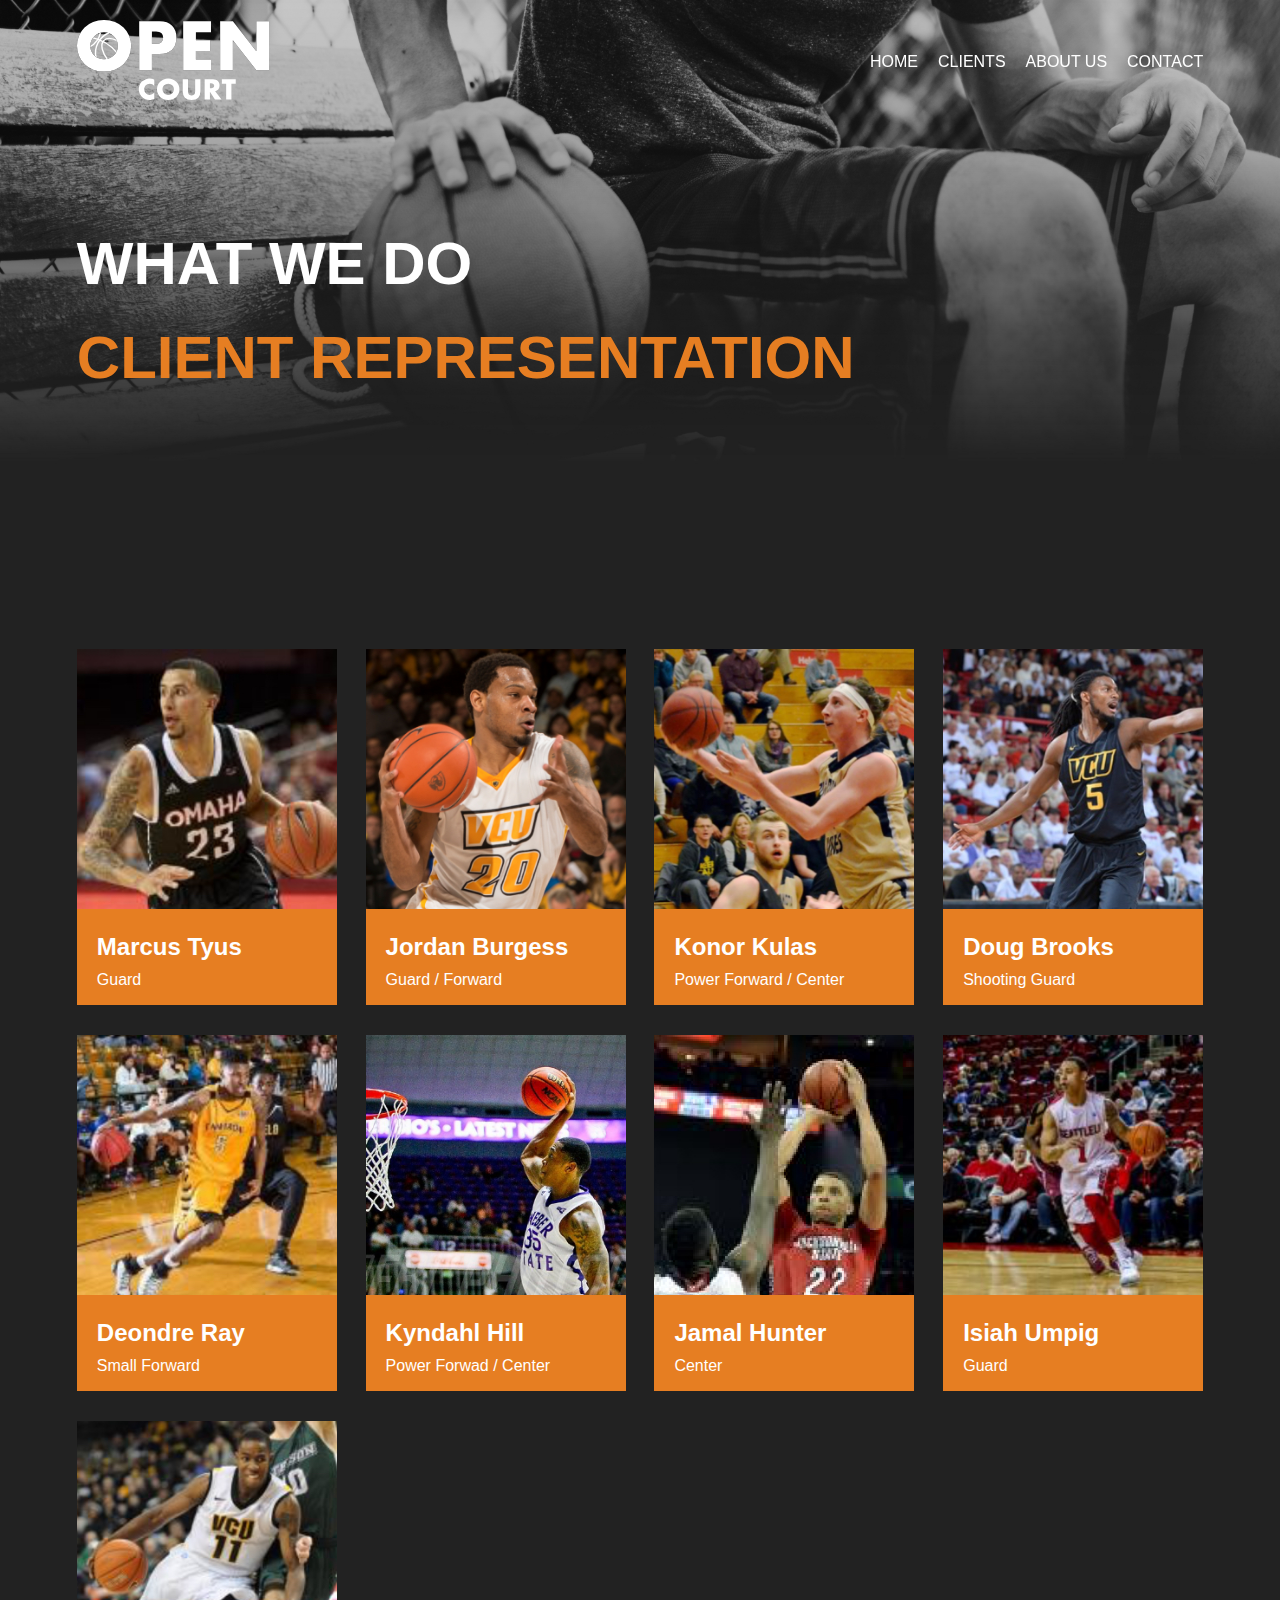
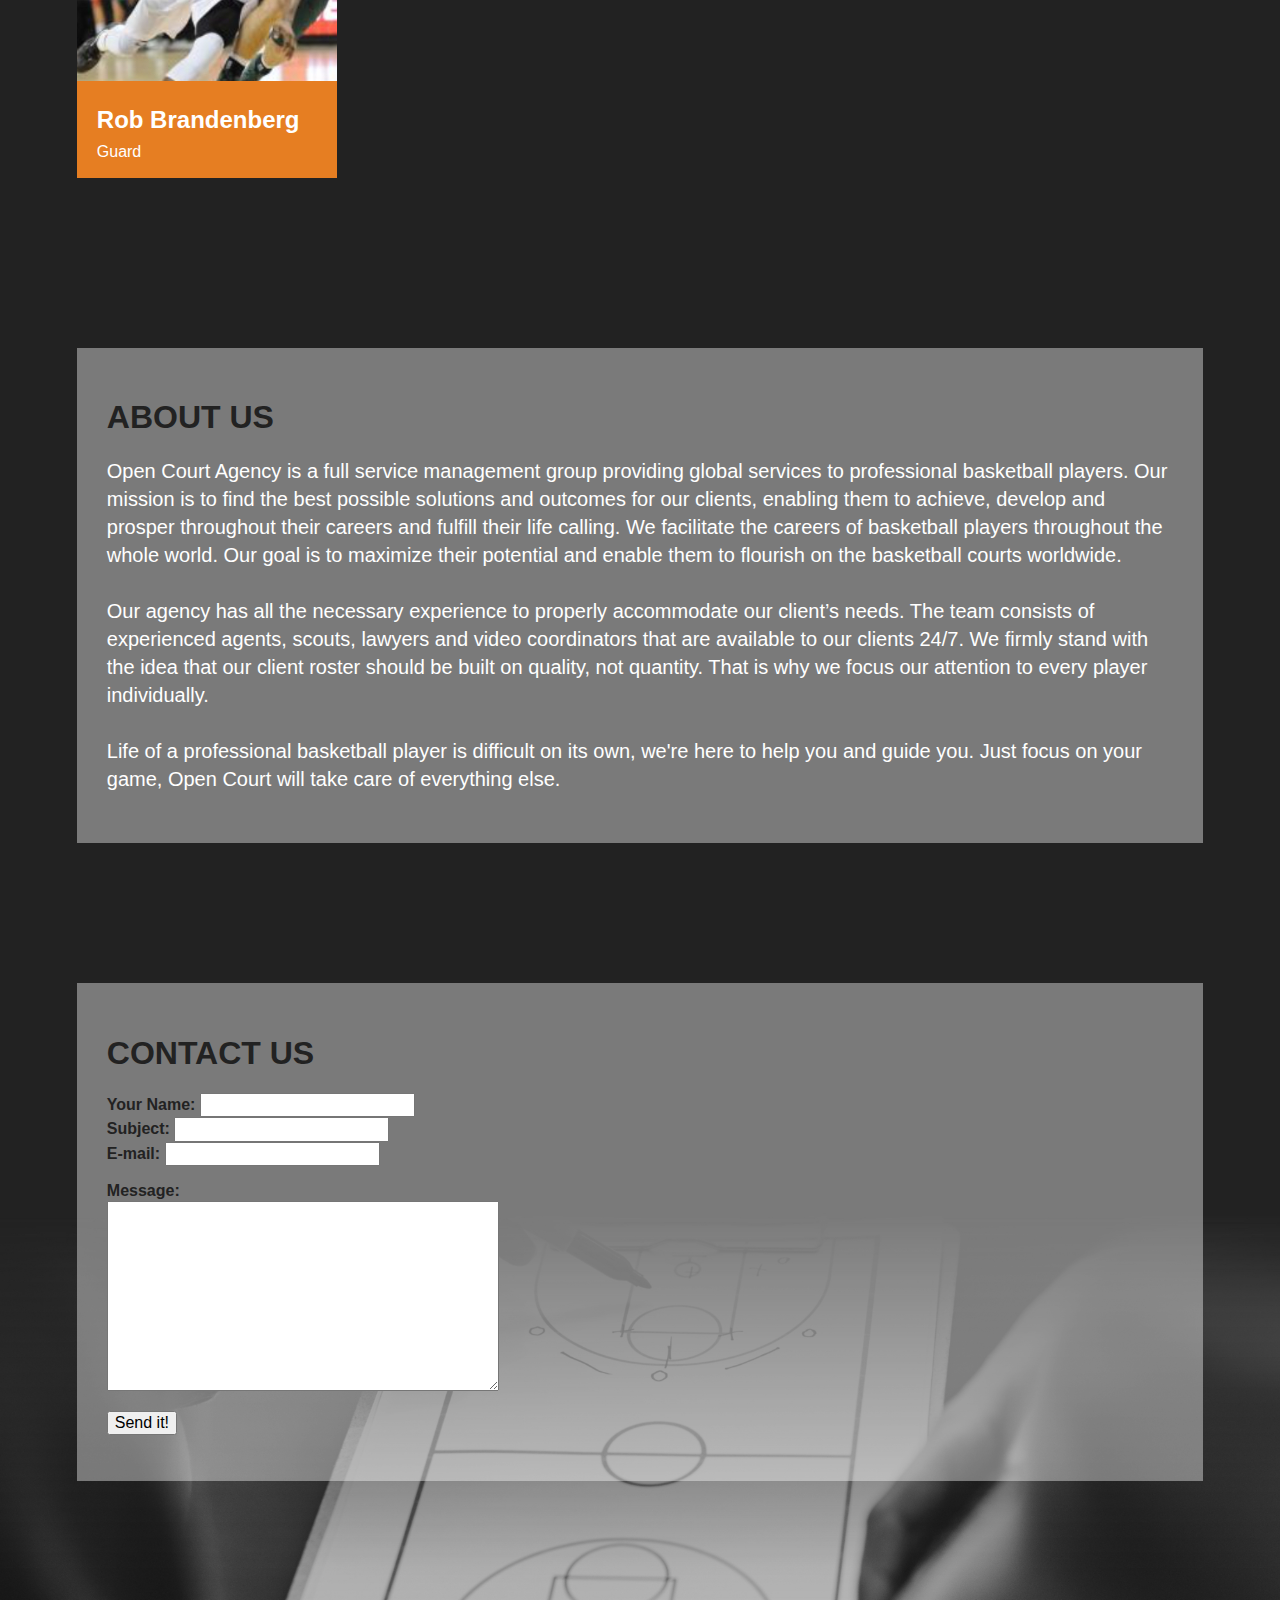
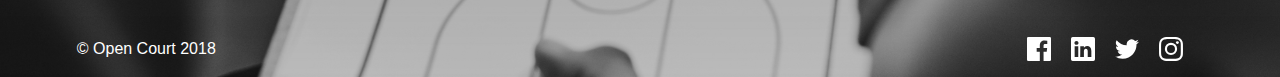
<file: index.html>
<!DOCTYPE html>

<html lang="en-US">
    <head>
        <meta charset="utf-8">
        <meta name="viewport" content="width=device-widht, initial-scale=1">
        <meta name="description" content="We are professional basketball agency!">

       <title>Open Court Basketball Agency</title>

       <link rel="stylesheet" href="css/normalize.css">
       <link rel="stylesheet" href="css/main.css">
       <link href="https://fonts.googleapis.com/css?family=Montserrat:100,100i,200,200i,300,300i,400,400i,500,500i,600,600i,700,700i,800,800i,900,900i" rel="stylesheet"> 
       <link rel="shortcut icon" href="img/favicon.png">       
       
    </head>

    <body id="home">        
        <nav class="navigation" id="navigation">
            <a href="index.html"><img src="img/logo.svg" alt="Open Court Logo"></a>
            <ul>
                <li><a href="#home">HOME</a></li>
                <!-- <li><a href="#services">SERVICES</a></li> -->
                <li><a href="#clients">CLIENTS</a></li>
                <li><a href="#about">ABOUT US</a></li>
                <li><a href="#contact">CONTACT</a></li>
            </ul>
        </nav>        

        <div class="sections">
            <section id="home" class="header">
                <h1>What we do</h1>
                <h1 id="header-text-change">Client Representation</h1>
            </section>

            <section id="clients" class="clients">
                <div>
                <a href="pages/001-marcus-tyus.html">
                    <img src="img/player-photos/001-marcus-tyus.jpg" alt="Marcus Tyus Photo">
                    <div>
                    <h2>Marcus Tyus</h2>
                    <p>Guard</p>
                    </div>
                </a>
                </div>
                <div>
                <a class="player-hover" href="pages/002-jordan-burgess.html">
                    <img src="img/player-photos/002-jordan-burges.jpg" alt="Jordan Burgess Photo">
                    <div>
                    <h2>Jordan Burgess</h2>
                    <p>Guard / Forward</p>
                    </div>
                </a>
                </div>
                <div>
                <a href="pages/003-konor-kulas.html">
                    <img src="img/player-photos/003-konor-kulas.jpg" alt="Konor Kulas Photo">
                    <div>
                    <h2>Konor Kulas</h2>
                    <p>Power Forward / Center</p>
                    </div>
                </a>
                </div>
                <div>
                <a href="pages/004-doug-brooks.html">
                    <img src="img/player-photos/004-doug-brooks.jpg" alt="Doug Brooks Photo">
                    <div>
                    <h2>Doug Brooks</h2>
                    <p>Shooting Guard</p>
                    </div>
                </a>
                </div>
                <div>
                <a href="pages/005-deondre-ray.html">
                    <img src="img/player-photos/005-deondre-ray.jpg" alt="Deondre Ray Photo">
                    <div>
                    <h2>Deondre Ray</h2>
                    <p>Small Forward</p>
                    </div>
                </a>
                </div>
                <div>
                 <a href="pages/006-kyndahl-hill.html">
                    <img src="img/player-photos/006-kyndahl-hill.jpg" alt="Kyndahl Hill Photo">
                    <div>
                    <h2>Kyndahl Hill</h2>
                    <p>Power Forwad / Center</p>
                    </div>    
                </a>
                </div>
                <div>
                <a href="pages/007-jamal-hunter.html">
                    <img src="img/player-photos/007-jamal-hunter.jpg" alt="Jamal Hunter Photo">
                    <div>
                    <h2>Jamal Hunter</h2>
                    <p>Center</p>
                    </div>
                </a>
                </div>
                <div>
                <a href="pages/008-isiah-umpig.html">
                    <img src="img/player-photos/008-isiah-umipig.jpg" alt="Isiah Umpig">
                    <div>
                    <h2>Isiah Umpig</h2>
                    <p>Guard</p>
                    </div>
                </a>
                </div>
                <div>
                <a href="pages/009-rob-brandenberg.html">
                    <img src="img/player-photos/009-rob-brandenberg.jpg" alt="Rob Brandenberg Photo">
                    <div>
                    <h2>Rob Brandenberg</h2>
                    <p>Guard</p>
                    </div>
                </a>
                </div>
            </section>

            <section id="about" class="about">
            <div>
                <h1>About us</h1>
                <p>
                    Open Court Agency is a full service management group providing global services to professional basketball players. Our mission is to find the best possible solutions and outcomes for our clients, enabling them to achieve, develop and prosper throughout their careers and fulfill their life calling. We facilitate the careers of basketball players throughout the whole world. Our goal is to maximize their potential and enable them to flourish on the basketball courts worldwide.
                    <br><br>
                    Our agency has all the necessary experience to properly accommodate our client’s needs. The team consists of experienced agents, scouts, lawyers and video coordinators that are available to our clients 24/7. We firmly stand with the idea that our client roster should be built on quality, not quantity. That is why we focus our attention to every player individually.
                    <br><br>
                    Life of a professional basketball player is difficult on its own, we're here to help you and guide you. Just focus on your game, Open Court will take care of everything else.
                </p>
            </div>
            </section>

            <section id="contact" class="contact">
                <h1>Contact us</h1> 
                
                <form action="contact.php" method="post">
                  <p>
                    <b>Your Name:</b> <input type="text" name="yourname" /><br />
                    <b>Subject:</b> <input type="text" name="subject" /><br />
                    <b>E-mail:</b> <input type="text" name="email" /><br />
                  </p>                                       
                  <p><b>Message:</b><br />
                    <textarea name="comments" rows="10" cols="40"></textarea></p>
                    
                    <p><input type="submit" value="Send it!"></p>                  
                                        
                </form>                        
                                
            </section>
        </div>
        
        <footer>
            <p>&copy; Open Court 2018</p>
            <ul>
                <li><a target="_blank" href="https://www.facebook.com/nikola.krstic.3958"><img src="img/social-icons/facebook-icon.svg" alt=""></a></li>
                <li><a target="_blank" href="https://www.linkedin.com/in/nikola-krstic-797356b7/"><img src="img/social-icons/linkedin-icon.svg" alt=""></a></li>
                <li><a target="_blank" href="https://twitter.com/"><img src="img/social-icons/twitter-icon.svg" alt=""></a></li>
                <li><a target="_blank" href="https://www.instagram.com/"><img src="img/social-icons/instagram-icon.svg" alt=""></a></li>
            </ul>
        </footer>
        
   <!-- Scripts --> 
        
        <script src="js/jquery-3.3.1.js"></script>
        <script src="js/main.js"></script>

    </body>

</html>
</file>
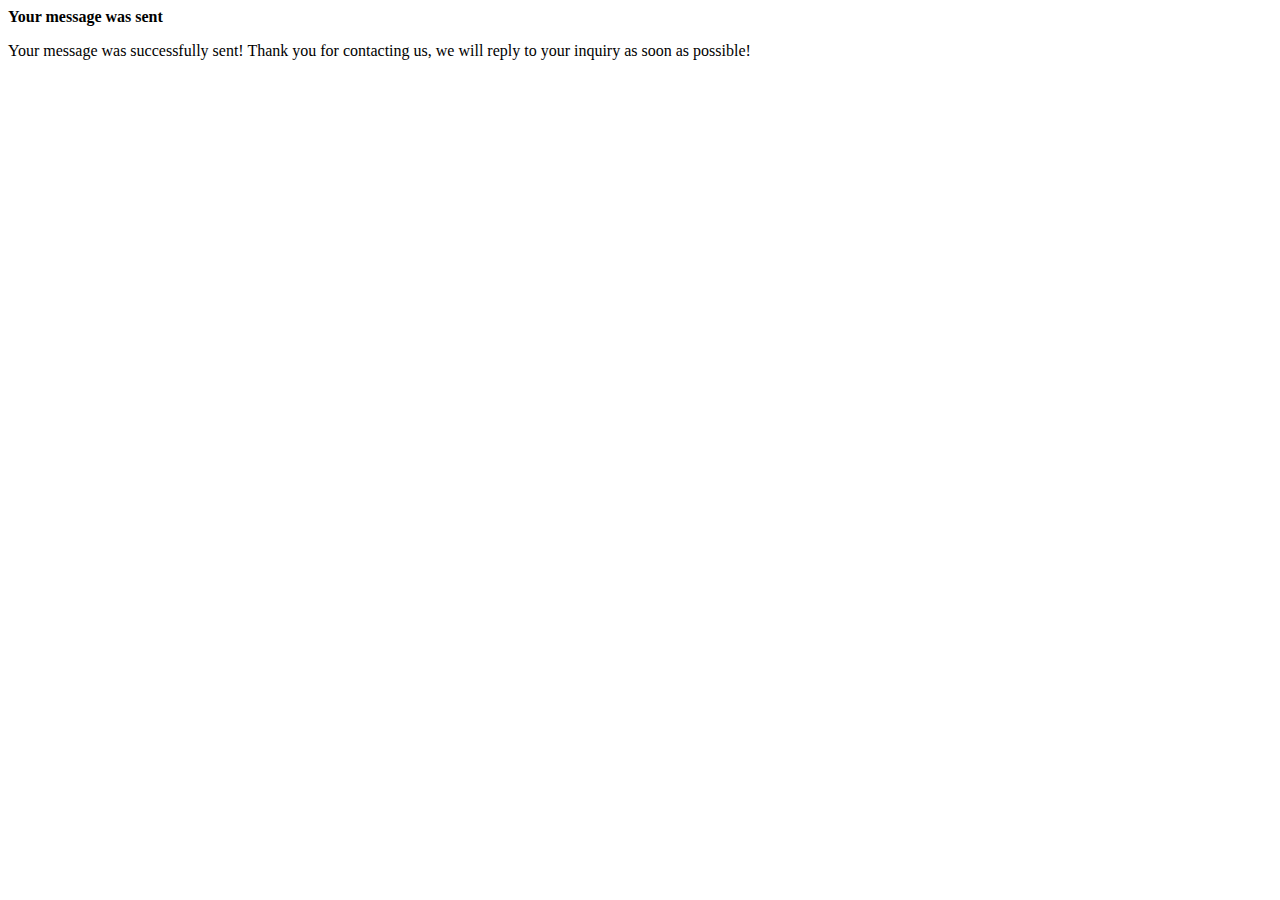
<file: thanks.htm>
<html>
  <body>

    <p><b>Your message was sent</b></p>

    <p>Your message was successfully sent!
       Thank you for contacting us, we will reply
       to your inquiry as soon as possible!</p>

  </body>
</html>
</file>
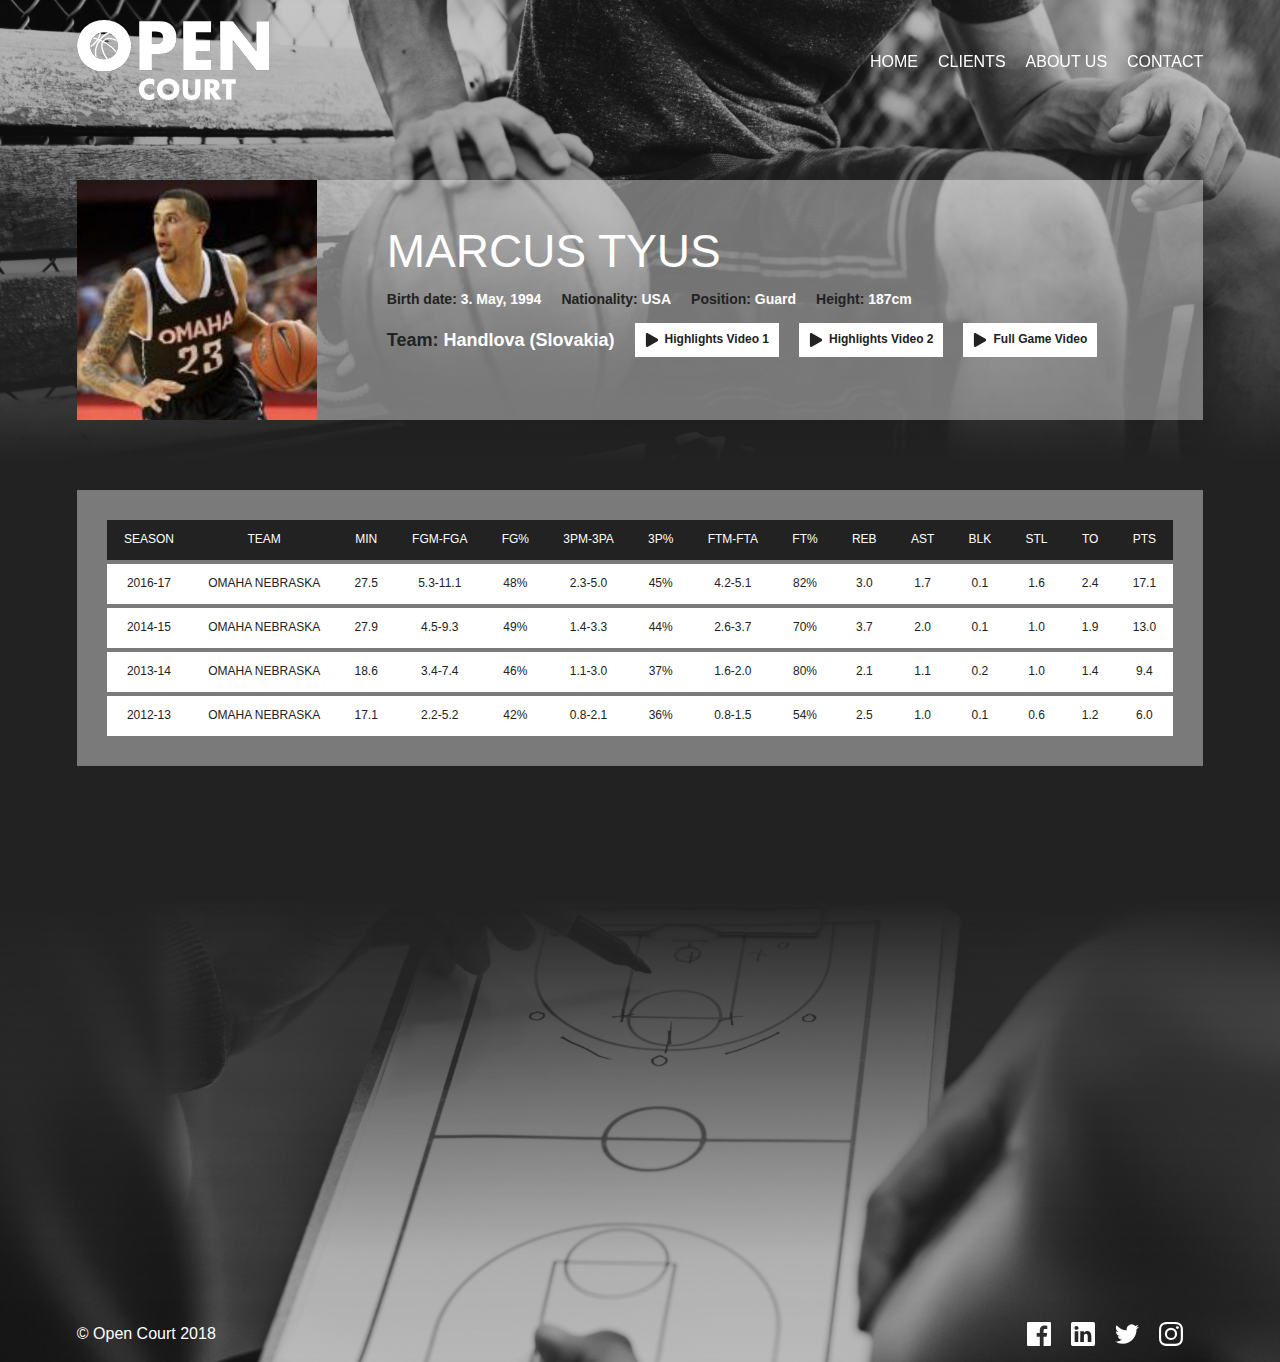
<file: pages/001-marcus-tyus.html>
<!DOCTYPE html>

<html lang="en-US">
    <head>
        <meta charset="utf-8">
        <meta name="viewport" content="width=device-widht, initial-scale=1">
        <meta name="description" content="We are professional basketball agency!">

       <title>Open Court Basketball Agency</title>

       <link rel="stylesheet" href="../css/normalize.css">
       <link rel="stylesheet" href="../css/main.css">
       <link href="https://fonts.googleapis.com/css?family=Montserrat:100,100i,200,200i,300,300i,400,400i,500,500i,600,600i,700,700i,800,800i,900,900i" rel="stylesheet"> 
       <link rel="shortcut icon" href="../img/favicon.png">

       <script src="../js/jquery-3.3.1.js"></script>
       <script src="../js/main.js"></script>
   
    </head>

    <body id="home">
        <div class="navigation-wrapper">
        <nav class="navigation" id="navigation">
            <a href="../index.html"><img src="../img/logo.svg" alt="Open Court Logo"></a>
            <ul>
                <li><a href="../index.html#home">HOME</a></li>
                <!-- <li><a href="../index.html#services">SERVICES</a></li> -->
                <li><a href="../index.html#clients">CLIENTS</a></li>
                <li><a href="../index.html#about">ABOUT US</a></li>
                <li><a href="../index.html#contact">CONTACT</a></li>
            </ul>
        </nav>
        </div>

        <div class="container">
            <section class="header header-player">
                    <img src="../img/player-photos/001-marcus-tyus.jpg" alt="Marcus Tyus Photo">
                    <div>
                        <h2>Marcus Tyus</h2>
                        <ul>
                            <li>Birth date: <span>3. May, 1994</span></li>
                            <li>Nationality: <span>USA</span><r/li>
                            <li>Position: <span>Guard</span></li>
                            <li>Height: <span>187cm</span></li>
                        </ul>
                        <ul>
                            <li class="player-team">Team: <span>Handlova (Slovakia)</span></li>
                            <li class="video-link-button"><a target="_blank" href="https://www.youtube.com/watch?v=62jKxs8nbMY&feature=youtu.be"><img src="../img/play-icon.svg"> Highlights Video 1</a></li>
                            <li class="video-link-button"><a target="_blank" href="https://www.youtube.com/watch?v=plAIuttqHps&feature=youtu.be"><img src="../img/play-icon.svg"> Highlights Video 2</a></li>
                            <li class="video-link-button"><a target="_blank" href="https://www.youtube.com/watch?v=wlvZVg05lE8&feature=youtu.be"><img src="../img/play-icon.svg"> Full Game Video</a></li>
                        </ul>
                    </div>
            </section>

            <section class="table">
                <!-- Table Header -->
                <div>Season</div>
                <div>Team</div>
                <div>Min</div>
                <div>Fgm-Fga</div>
                <div>Fg%</div>
                <div>3pm-3pa</div>
                <div>3p%</div>
                <div>Ftm-Fta</div>
                <div>Ft%</div>
                <div>Reb</div>
                <div>Ast</div>
                <div>Blk</div>
                <div>Stl</div>
                <div>To</div>
                <div>Pts</div>

                <!-- Table Row One -->
                <div>2016-17</div>
                <div>Omaha Nebraska</div>
                <div>27.5</div>
                <div>5.3-11.1</div>
                <div>48%</div>
                <div>2.3-5.0</div>
                <div>45%</div>
                <div>4.2-5.1</div>
                <div>82%</div>
                <div>3.0</div>
                <div>1.7</div>
                <div>0.1</div>
                <div>1.6</div>
                <div>2.4</div>
                <div>17.1</div>

                <!-- Table Row Two -->
                <div>2014-15</div>
                <div>Omaha Nebraska</div>
                <div>27.9</div>
                <div>4.5-9.3</div>
                <div>49%</div>
                <div>1.4-3.3</div>
                <div>44%</div>
                <div>2.6-3.7</div>
                <div>70%</div>
                <div>3.7</div>
                <div>2.0</div>
                <div>0.1</div>
                <div>1.0</div>
                <div>1.9</div>
                <div>13.0</div>

                <!-- Table Row Three -->
                <div>2013-14</div>
                <div>Omaha Nebraska</div>
                <div>18.6</div>
                <div>3.4-7.4</div>
                <div>46%</div>
                <div>1.1-3.0</div>
                <div>37%</div>
                <div>1.6-2.0</div>
                <div>80%</div>
                <div>2.1</div>
                <div>1.1</div>
                <div>0.2</div>
                <div>1.0</div>
                <div>1.4</div>
                <div>9.4</div>

                <!-- Table Row Four -->
                <div>2012-13</div>
                <div>Omaha Nebraska</div>
                <div>17.1</div>
                <div>2.2-5.2</div>
                <div>42%</div>
                <div>0.8-2.1</div>
                <div>36%</div>
                <div>0.8-1.5</div>
                <div>54%</div>
                <div>2.5</div>
                <div>1.0</div>
                <div>0.1</div>
                <div>0.6</div>
                <div>1.2</div>
                <div>6.0</div>
            </section>
        </div>

        <footer>
            <p>&copy; Open Court 2018</p>
            <ul>
                <li><a target="_blank" href="https://www.facebook.com/nikola.krstic.3958"><img src="../img/social-icons/facebook-icon.svg" alt=""></a></li>
                <li><a target="_blank" href="https://www.linkedin.com"><img src="../img/social-icons/linkedin-icon.svg" alt=""></a></li>
                <li><a target="_blank" href="https://twitter.com/"><img src="../img/social-icons/twitter-icon.svg" alt=""></a></li>
                <li><a target="_blank" href="https://www.instagram.com/"><img src="../img/social-icons/instagram-icon.svg" alt=""></a></li>
            </ul>
        </footer>
   
    </body>

</html>
</file>
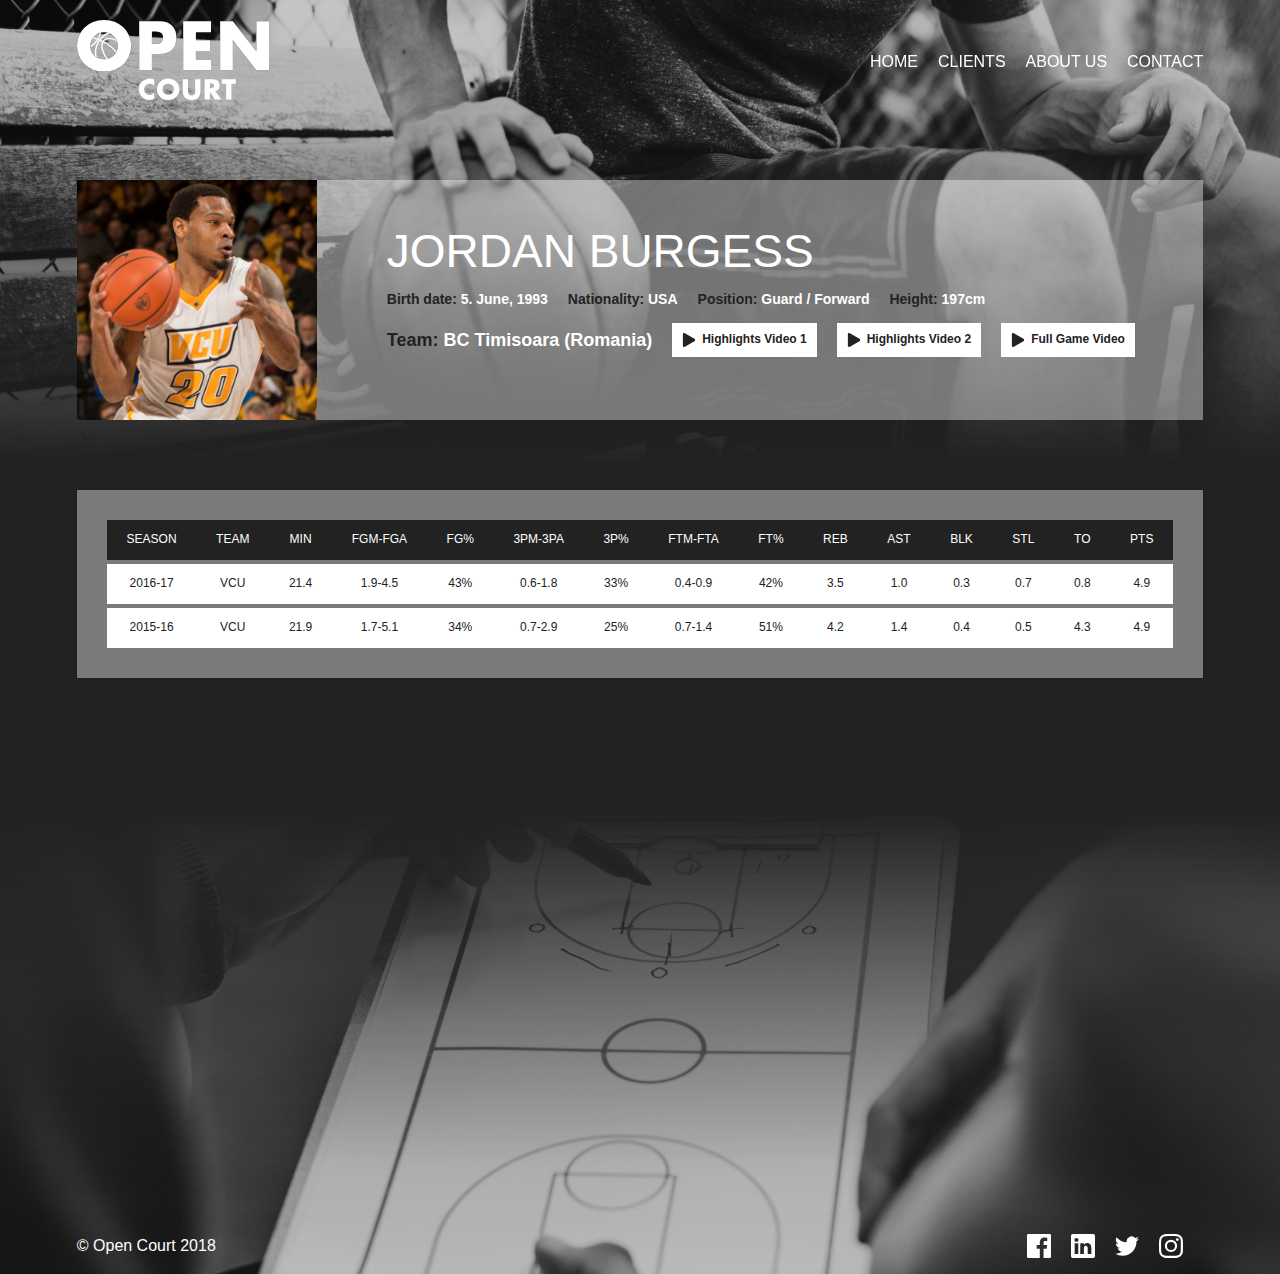
<file: pages/002-jordan-burgess.html>
<!DOCTYPE html>

<html lang="en-US">
    <head>
        <meta charset="utf-8">
        <meta name="viewport" content="width=device-widht, initial-scale=1">
        <meta name="description" content="We are professional basketball agency!">

       <title>Open Court Basketball Agency</title>

       <link rel="stylesheet" href="../css/normalize.css">
       <link rel="stylesheet" href="../css/main.css">
       <link href="https://fonts.googleapis.com/css?family=Montserrat:100,100i,200,200i,300,300i,400,400i,500,500i,600,600i,700,700i,800,800i,900,900i" rel="stylesheet"> 
       <link rel="shortcut icon" href="../img/favicon.png">

       <script src="../js/jquery-3.3.1.js"></script>
       <script src="../js/main.js"></script>
      
    </head>

    <body id="home">
        <div class="navigation-wrapper">
        <nav class="navigation" id="navigation">
            <a href="../index.html"><img src="../img/logo.svg" alt="Open Court Logo"></a>
            <ul>
                <li><a href="../index.html#home">HOME</a></li>
                <!-- <li><a href="../index.html#services">SERVICES</a></li> -->
                <li><a href="../index.html#clients">CLIENTS</a></li>
                <li><a href="../index.html#about">ABOUT US</a></li>
                <li><a href="../index.html#contact">CONTACT</a></li>
            </ul>
        </nav>
        </div>

        <div class="container">
            <section class="header header-player">
                    <img src="../img/player-photos/002-jordan-burges.jpg" alt="Jordan Burges Photo">
                    <div>
                        <h2>Jordan Burgess</h2>
                        <ul>
                            <li>Birth date: <span>5. June, 1993</span></li>
                            <li>Nationality: <span>USA</span><r/li>
                            <li>Position: <span>Guard / Forward</span></li>
                            <li>Height: <span>197cm</span></li>
                        </ul>
                        <ul>
                            <li class="player-team">Team: <span>BC Timisoara (Romania)</span></li>
                            <li class="video-link-button"><a target="_blank" href="https://www.youtube.com/watch?v=0gCXFRt3DNs&feature=youtu.be"><img src="../img/play-icon.svg"> Highlights Video 1</a></li>
                            <li class="video-link-button"><a target="_blank" href="https://www.youtube.com/watch?v=3S_OS31ws7E&feature=youtu.be"><img src="../img/play-icon.svg"> Highlights Video 2</a></li>
                            <li class="video-link-button"><a target="_blank" href="https://www.youtube.com/watch?v=qeo7klOz0Ho&feature=youtu.be"><img src="../img/play-icon.svg"> Full Game Video</a></li>
                        </ul>
                    </div>
            </section>

            <section class="table">
                <!-- Table Header -->
                <div>Season</div>
                <div>Team</div>
                <div>Min</div>
                <div>Fgm-Fga</div>
                <div>Fg%</div>
                <div>3pm-3pa</div>
                <div>3p%</div>
                <div>Ftm-Fta</div>
                <div>Ft%</div>
                <div>Reb</div>
                <div>Ast</div>
                <div>Blk</div>
                <div>Stl</div>
                <div>To</div>
                <div>Pts</div>

                <!-- Table Row One -->
                <div>2016-17</div>
                <div>VCU</div>
                <div>21.4</div>
                <div>1.9-4.5</div>
                <div>43%</div>
                <div>0.6-1.8</div>
                <div>33%</div>
                <div>0.4-0.9</div>
                <div>42%</div>
                <div>3.5</div>
                <div>1.0</div>
                <div>0.3</div>
                <div>0.7</div>
                <div>0.8</div>
                <div>4.9</div>

                <!-- Table Row Two -->
                <div>2015-16</div>
                <div>VCU</div>
                <div>21.9</div>
                <div>1.7-5.1</div>
                <div>34%</div>
                <div>0.7-2.9</div>
                <div>25%</div>
                <div>0.7-1.4</div>
                <div>51%</div>
                <div>4.2</div>
                <div>1.4</div>
                <div>0.4</div>
                <div>0.5</div>
                <div>4.3</div>
                <div>4.9</div>
            </section>
        </div>

        <footer>
            <p>&copy; Open Court 2018</p>
            <ul>
                <li><a target="_blank" href="https://www.facebook.com/nikola.krstic.3958"><img src="../img/social-icons/facebook-icon.svg" alt=""></a></li>
                <li><a target="_blank" href="https://www.linkedin.com"><img src="../img/social-icons/linkedin-icon.svg" alt=""></a></li>
                <li><a target="_blank" href="https://twitter.com/"><img src="../img/social-icons/twitter-icon.svg" alt=""></a></li>
                <li><a target="_blank" href="https://www.instagram.com/"><img src="../img/social-icons/instagram-icon.svg" alt=""></a></li>
            </ul>
        </footer>

    </body>

</html>
</file>
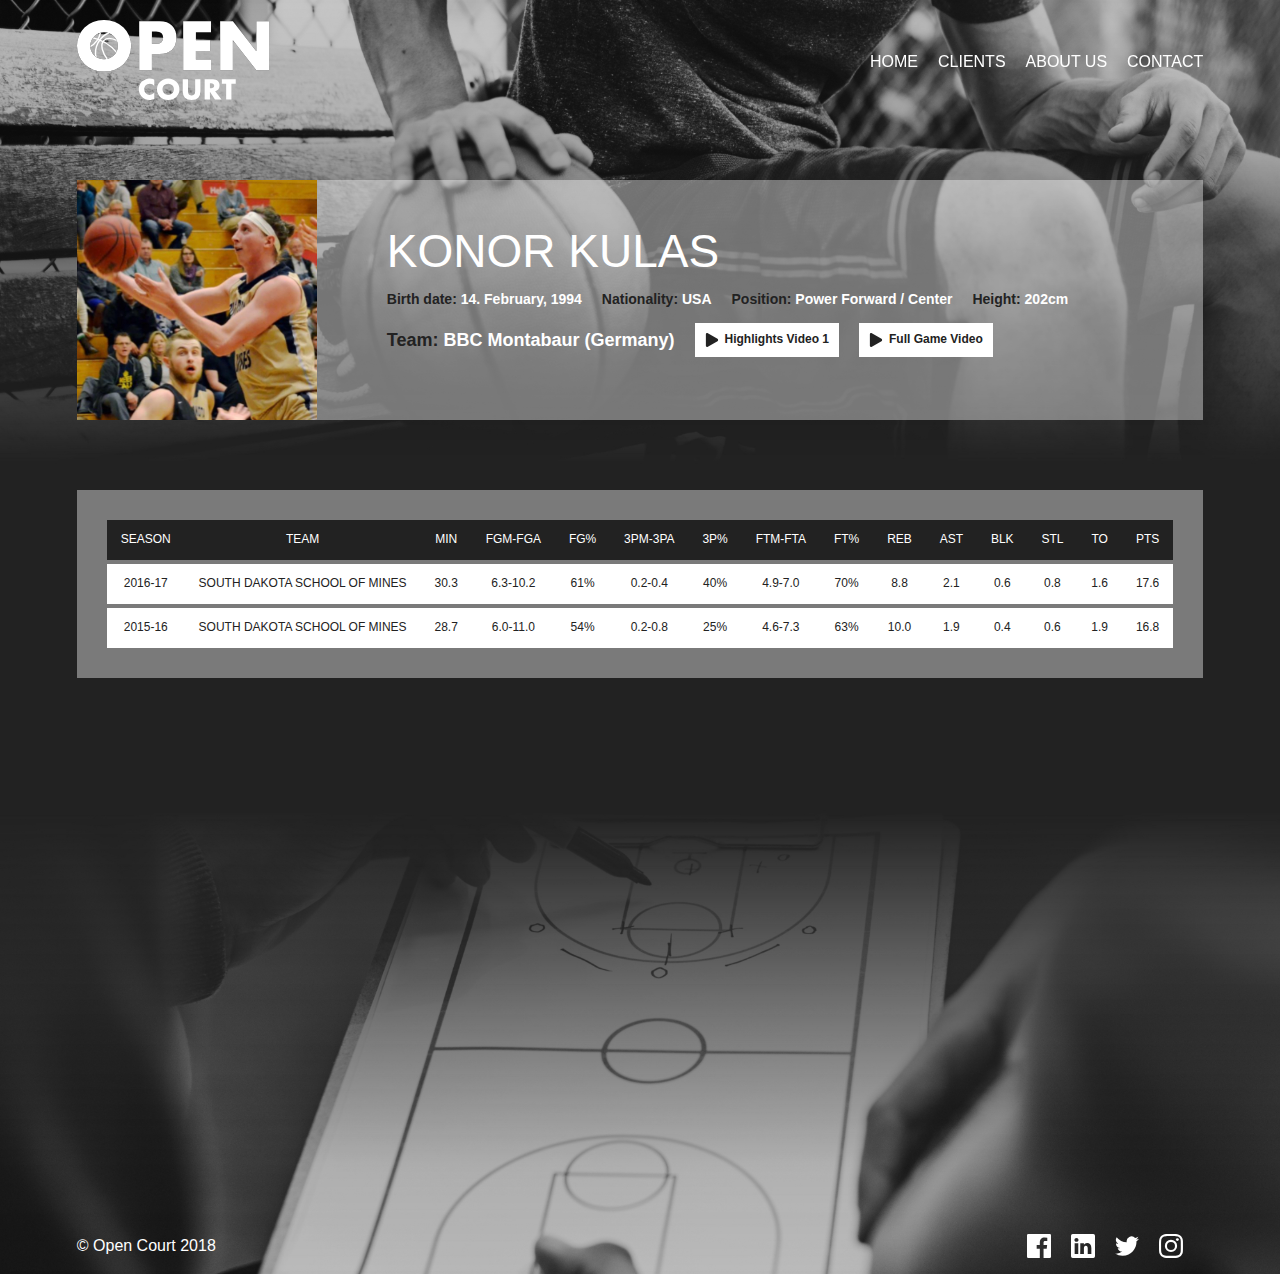
<file: pages/003-konor-kulas.html>
<!DOCTYPE html>

<html lang="en-US">
    <head>
        <meta charset="utf-8">
        <meta name="viewport" content="width=device-widht, initial-scale=1">
        <meta name="description" content="We are professional basketball agency!">

       <title>Open Court Basketball Agency</title>

       <link rel="stylesheet" href="../css/normalize.css">
       <link rel="stylesheet" href="../css/main.css">
       <link href="https://fonts.googleapis.com/css?family=Montserrat:100,100i,200,200i,300,300i,400,400i,500,500i,600,600i,700,700i,800,800i,900,900i" rel="stylesheet"> 
       <link rel="shortcut icon" href="../img/favicon.png">

       <script src="../js/jquery-3.3.1.js"></script>
       <script src="../js/main.js"></script>
      
    </head>

    <body id="home">
        <div class="navigation-wrapper">
        <nav class="navigation" id="navigation">
            <a href="../index.html"><img src="../img/logo.svg" alt="Open Court Logo"></a>
            <ul>
                <li><a href="../index.html#home">HOME</a></li>
                <!-- <li><a href="../index.html#services">SERVICES</a></li> -->
                <li><a href="../index.html#clients">CLIENTS</a></li>
                <li><a href="../index.html#about">ABOUT US</a></li>
                <li><a href="../index.html#contact">CONTACT</a></li>
            </ul>
        </nav>
        </div>

        <div class="container">
            <section class="header header-player">
                    <img src="../img/player-photos/003-konor-kulas.jpg" alt="Konor Kulas Photo">
                    <div>
                        <h2>Konor Kulas</h2>
                        <ul>
                            <li>Birth date: <span>14. February, 1994</span></li>
                            <li>Nationality: <span>USA</span><r/li>
                            <li>Position: <span>Power Forward / Center</span></li>
                            <li>Height: <span>202cm</span></li>
                        </ul>
                        <ul>
                            <li class="player-team">Team: <span>BBC Montabaur (Germany)</span></li>
                            <li class="video-link-button"><a target="_blank" href="https://www.youtube.com/watch?v=JQ2UOAOqU50&feature=youtu.be"><img src="../img/play-icon.svg"> Highlights Video 1</a></li>
                            <li class="video-link-button"><a target="blank" href="https://www.youtube.com/watch?v=4R3VtRA2YhE&feature=youtu.be"><img src="../img/play-icon.svg"> Full Game Video</a></li>
                        </ul>
                    </div>
            </section>

            <section class="table">
                <!-- Table Header -->
                <div>Season</div>
                <div>Team</div>
                <div>Min</div>
                <div>Fgm-Fga</div>
                <div>Fg%</div>
                <div>3pm-3pa</div>
                <div>3p%</div>
                <div>Ftm-Fta</div>
                <div>Ft%</div>
                <div>Reb</div>
                <div>Ast</div>
                <div>Blk</div>
                <div>Stl</div>
                <div>To</div>
                <div>Pts</div>

                <!-- Table Row One -->
                <div>2016-17</div>
                <div>South Dakota School of Mines</div>
                <div>30.3</div>
                <div>6.3-10.2</div>
                <div>61%</div>
                <div>0.2-0.4</div>
                <div>40%</div>
                <div>4.9-7.0</div>
                <div>70%</div>
                <div>8.8</div>
                <div>2.1</div>
                <div>0.6</div>
                <div>0.8</div>
                <div>1.6</div>
                <div>17.6</div>

                <!-- Table Row Two -->
                <div>2015-16</div>
                <div>South Dakota School of Mines</div>
                <div>28.7</div>
                <div>6.0-11.0</div>
                <div>54%</div>
                <div>0.2-0.8</div>
                <div>25%</div>
                <div>4.6-7.3</div>
                <div>63%</div>
                <div>10.0</div>
                <div>1.9</div>
                <div>0.4</div>
                <div>0.6</div>
                <div>1.9</div>
                <div>16.8</div>
            </section>
        </div>

        <footer>
            <p>&copy; Open Court 2018</p>
            <ul>
                <li><a target="_blank" href="https://www.facebook.com/nikola.krstic.3958"><img src="../img/social-icons/facebook-icon.svg" alt=""></a></li>
                <li><a target="_blank" href="https://www.linkedin.com"><img src="../img/social-icons/linkedin-icon.svg" alt=""></a></li>
                <li><a target="_blank" href="https://twitter.com/"><img src="../img/social-icons/twitter-icon.svg" alt=""></a></li>
                <li><a target="_blank" href="https://www.instagram.com/"><img src="../img/social-icons/instagram-icon.svg" alt=""></a></li>
            </ul>
        </footer>
        
    </body>

</html>
</file>
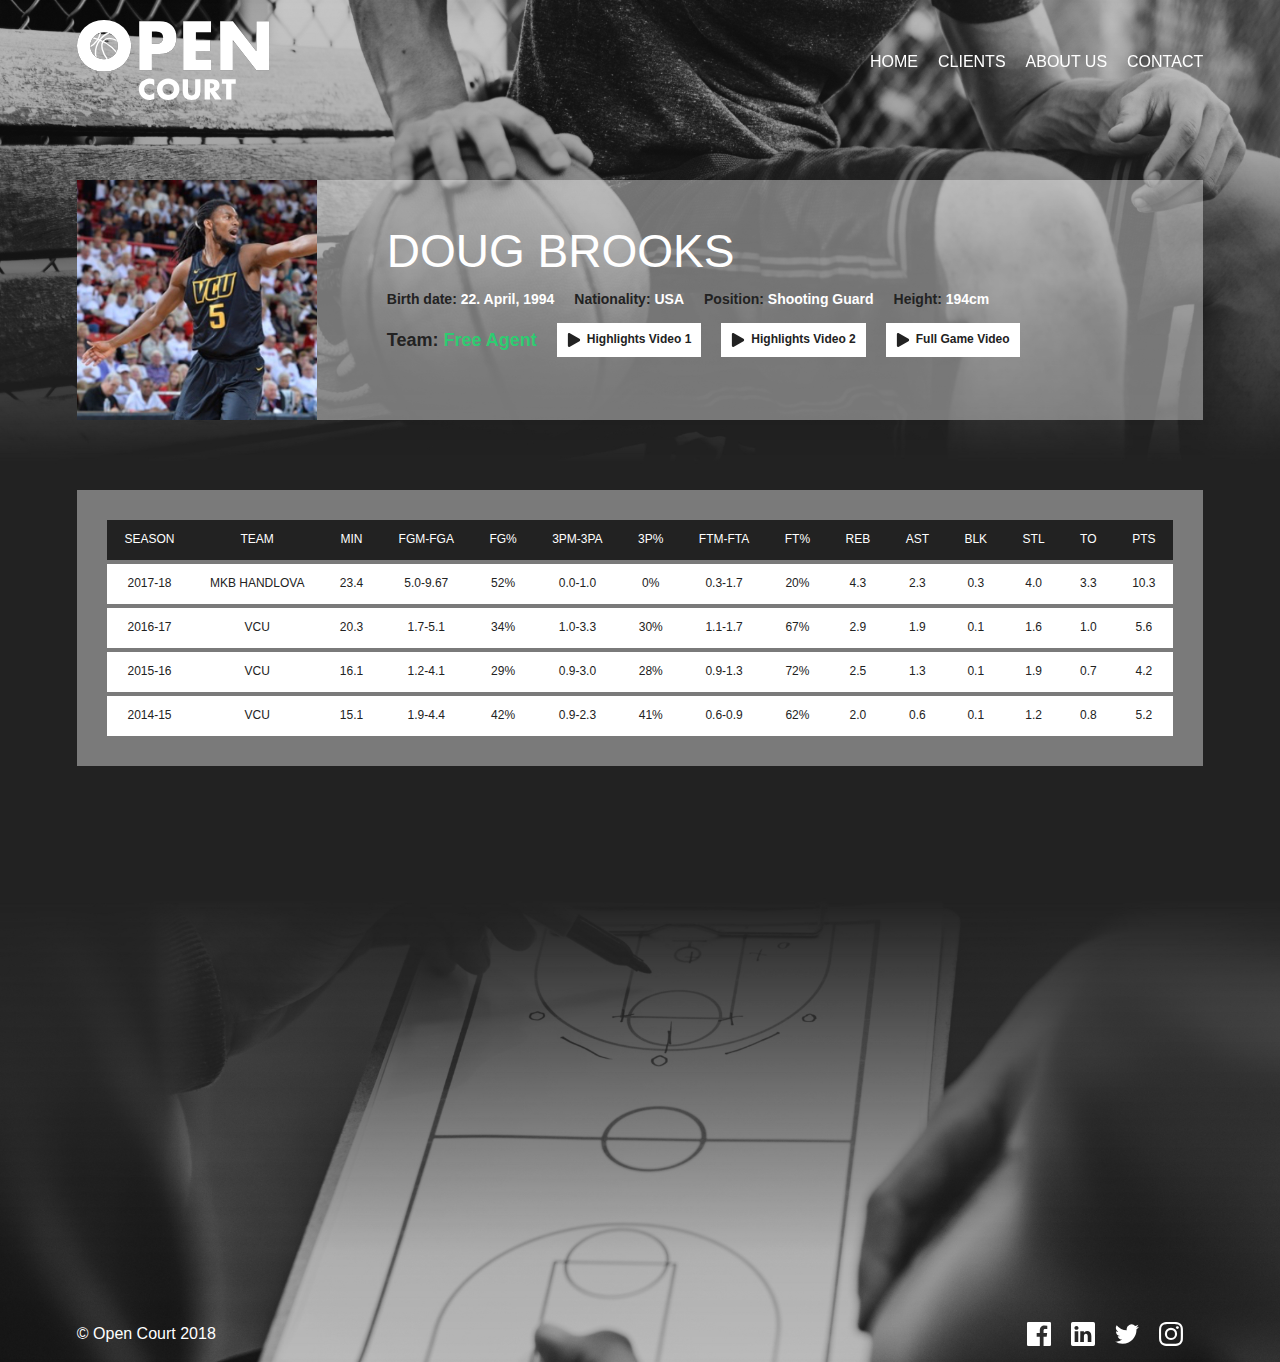
<file: pages/004-doug-brooks.html>
<!DOCTYPE html>

<html lang="en-US">
    <head>
        <meta charset="utf-8">
        <meta name="viewport" content="width=device-widht, initial-scale=1">
        <meta name="description" content="We are professional basketball agency!">

       <title>Open Court Basketball Agency</title>

       <link rel="stylesheet" href="../css/normalize.css">
       <link rel="stylesheet" href="../css/main.css">
       <link href="https://fonts.googleapis.com/css?family=Montserrat:100,100i,200,200i,300,300i,400,400i,500,500i,600,600i,700,700i,800,800i,900,900i" rel="stylesheet"> 
       <link rel="shortcut icon" href="../img/favicon.png">

       <script src="../js/jquery-3.3.1.js"></script>
       <script src="../js/main.js"></script>
      
    </head>

    <body id="home">
        <div class="navigation-wrapper">
        <nav class="navigation" id="navigation">
            <a href="../index.html"><img src="../img/logo.svg" alt="Open Court Logo"></a>
            <ul>
                <li><a href="../index.html#home">HOME</a></li>
                <!-- <li><a href="../index.html#services">SERVICES</a></li> -->
                <li><a href="../index.html#clients">CLIENTS</a></li>
                <li><a href="../index.html#about">ABOUT US</a></li>
                <li><a href="../index.html#contact">CONTACT</a></li>
            </ul>
        </nav>
        </div>

        <div class="container">
            <section class="header header-player">
                    <img src="../img/player-photos/004-doug-brooks.jpg" alt="Doug Brooks Photo">
                    <div>
                        <h2>Doug Brooks</h2>
                        <ul>
                            <li>Birth date: <span>22. April, 1994</span></li>
                            <li>Nationality: <span>USA</span><r/li>
                            <li>Position: <span>Shooting Guard</span></li>
                            <li>Height: <span>194cm</span></li>
                        </ul>
                        <ul>
                            <li class="player-team">Team: <span class="free-agent"> Free Agent</span></li>
                            <li class="video-link-button"><a target="_blank" href="https://www.youtube.com/watch?v=7OsXg-TpFNk&feature=youtu.be"><img src="../img/play-icon.svg"> Highlights Video 1</a></li>
                            <li class="video-link-button"><a target="_blank" href="https://www.youtube.com/watch?v=Tb7DNfhMUGA&feature=youtu.be"><img src="../img/play-icon.svg"> Highlights Video 2</a></li>
                            <li class="video-link-button"><a target="_blank" href="https://www.youtube.com/watch?v=XiI2j4PYwCc&feature=youtu.be"><img src="../img/play-icon.svg"> Full Game Video</a></li>
                        </ul>
                    </div>
            </section>

            <section class="table">
                <!-- Table Header -->
                <div>Season</div>
                <div>Team</div>
                <div>Min</div>
                <div>Fgm-Fga</div>
                <div>Fg%</div>
                <div>3pm-3pa</div>
                <div>3p%</div>
                <div>Ftm-Fta</div>
                <div>Ft%</div>
                <div>Reb</div>
                <div>Ast</div>
                <div>Blk</div>
                <div>Stl</div>
                <div>To</div>
                <div>Pts</div>

                <!-- Table Row One -->
                <div>2017-18</div>
                <div>MKB Handlova</div>
                <div>23.4</div>
                <div>5.0-9.67</div>
                <div>52%</div>
                <div>0.0-1.0</div>
                <div>0%</div>
                <div>0.3-1.7</div>
                <div>20%</div>
                <div>4.3</div>
                <div>2.3</div>
                <div>0.3</div>
                <div>4.0</div>
                <div>3.3</div>
                <div>10.3</div>

                <!-- Table Row Two -->
                <div>2016-17</div>
                <div>VCU</div>
                <div>20.3</div>
                <div>1.7-5.1</div>
                <div>34%</div>
                <div>1.0-3.3</div>
                <div>30%</div>
                <div>1.1-1.7</div>
                <div>67%</div>
                <div>2.9</div>
                <div>1.9</div>
                <div>0.1</div>
                <div>1.6</div>
                <div>1.0</div>
                <div>5.6</div>

                <!-- Table Row Three -->
                <div>2015-16</div>
                <div>VCU</div>
                <div>16.1</div>
                <div>1.2-4.1</div>
                <div>29%</div>
                <div>0.9-3.0</div>
                <div>28%</div>
                <div>0.9-1.3</div>
                <div>72%</div>
                <div>2.5</div>
                <div>1.3</div>
                <div>0.1</div>
                <div>1.9</div>
                <div>0.7</div>
                <div>4.2</div>

                <!-- Table Row Four -->
                <div>2014-15</div>
                <div>VCU</div>
                <div>15.1</div>
                <div>1.9-4.4</div>
                <div>42%</div>
                <div>0.9-2.3</div>
                <div>41%</div>
                <div>0.6-0.9</div>
                <div>62%</div>
                <div>2.0</div>
                <div>0.6</div>
                <div>0.1</div>
                <div>1.2</div>
                <div>0.8</div>
                <div>5.2</div>
            </section>
        </div>

        <footer>
            <p>&copy; Open Court 2018</p>
            <ul>
                <li><a target="_blank" href="https://www.facebook.com/nikola.krstic.3958"><img src="../img/social-icons/facebook-icon.svg" alt=""></a></li>
                <li><a target="_blank" href="https://www.linkedin.com"><img src="../img/social-icons/linkedin-icon.svg" alt=""></a></li>
                <li><a target="_blank" href="https://twitter.com/"><img src="../img/social-icons/twitter-icon.svg" alt=""></a></li>
                <li><a target="_blank" href="https://www.instagram.com/"><img src="../img/social-icons/instagram-icon.svg" alt=""></a></li>
            </ul>
        </footer>        
        
    </body>

</html>
</file>
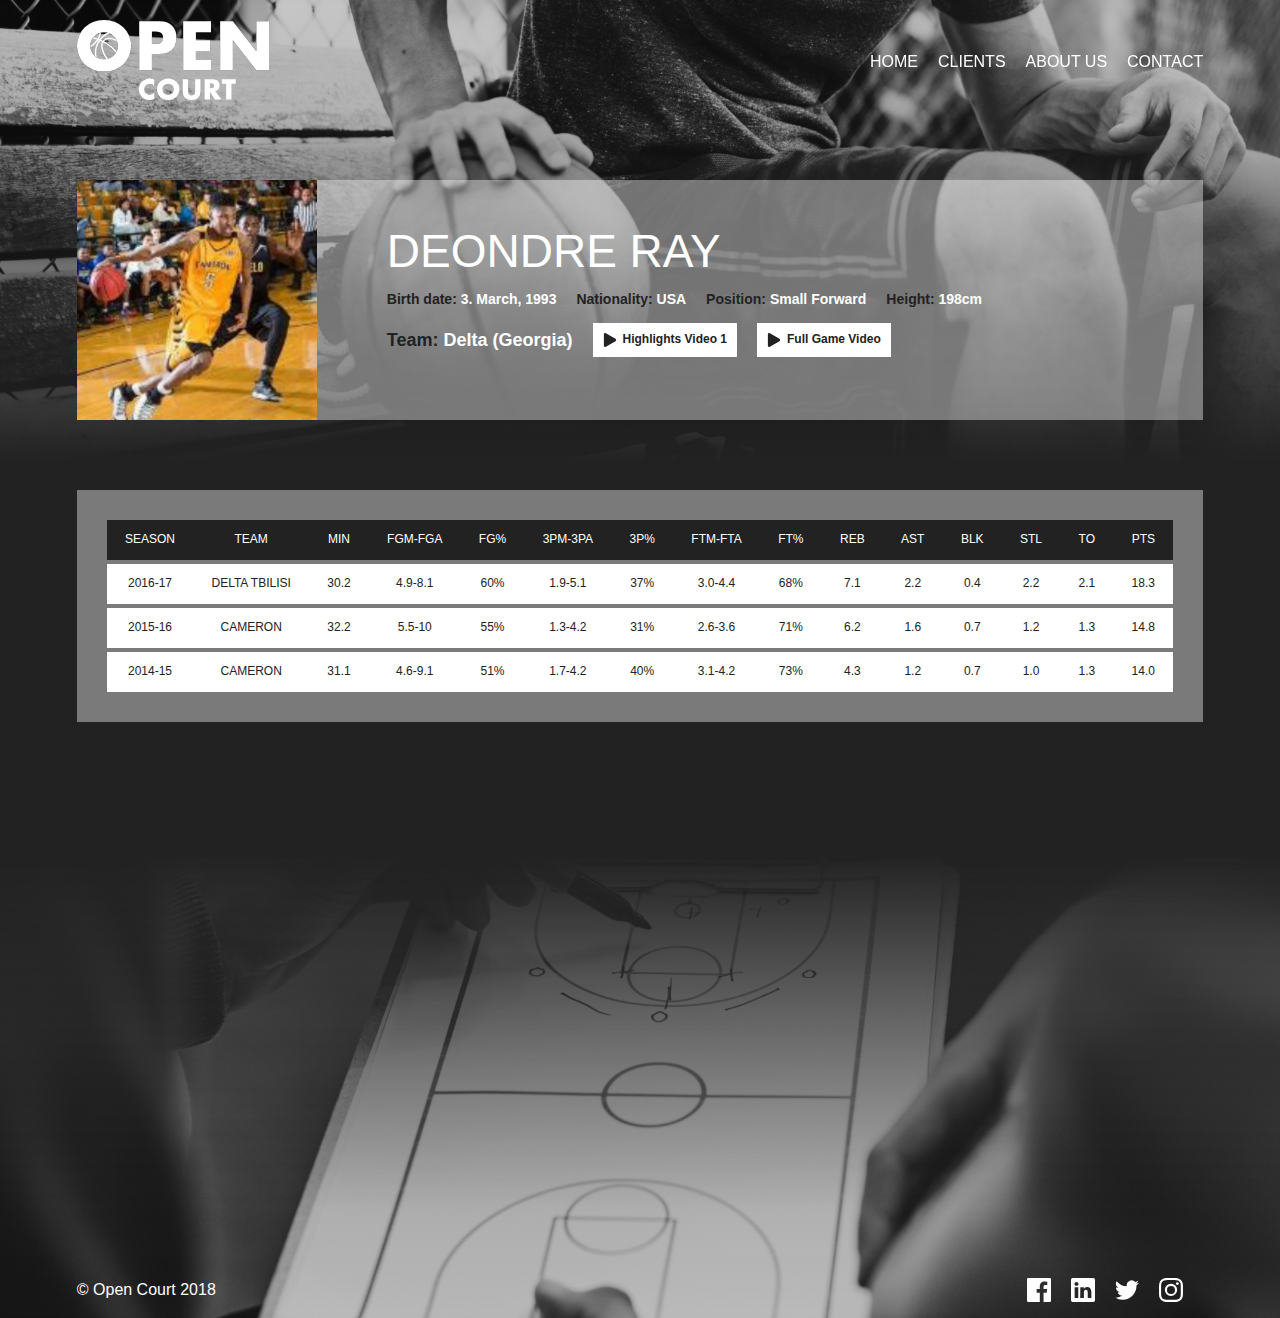
<file: pages/005-deondre-ray.html>
<!DOCTYPE html>

<html lang="en-US">
    <head>
        <meta charset="utf-8">
        <meta name="viewport" content="width=device-widht, initial-scale=1">
        <meta name="description" content="We are professional basketball agency!">

       <title>Open Court Basketball Agency</title>

       <link rel="stylesheet" href="../css/normalize.css">
       <link rel="stylesheet" href="../css/main.css">
       <link href="https://fonts.googleapis.com/css?family=Montserrat:100,100i,200,200i,300,300i,400,400i,500,500i,600,600i,700,700i,800,800i,900,900i" rel="stylesheet"> 
       <link rel="shortcut icon" href="../img/favicon.png">

       <script src="../js/jquery-3.3.1.js"></script>
       <script src="../js/main.js"></script>
       
    </head>

    <body id="home">
        <div class="navigation-wrapper">
        <nav class="navigation" id="navigation">
            <a href="../index.html"><img src="../img/logo.svg" alt="Open Court Logo"></a>
            <ul>
                <li><a href="../index.html#home">HOME</a></li>
                <!-- <li><a href="../index.html#services">SERVICES</a></li> -->
                <li><a href="../index.html#clients">CLIENTS</a></li>
                <li><a href="../index.html#about">ABOUT US</a></li>
                <li><a href="../index.html#contact">CONTACT</a></li>
            </ul>
        </nav>
        </div>

        <div class="container">
            <section class="header header-player">
                    <img src="../img/player-photos/005-deondre-ray.jpg" alt="Deondre Ray Photo">
                    <div>
                        <h2>Deondre Ray</h2>
                        <ul>
                            <li>Birth date: <span>3. March, 1993</span></li>
                            <li>Nationality: <span>USA</span><r/li>
                            <li>Position: <span>Small Forward</span></li>
                            <li>Height: <span>198cm</span></li>
                        </ul>
                        <ul>
                            <li class="player-team">Team: <span>Delta (Georgia)</span></li>
                            <li class="video-link-button"><a target="_blank" href="https://www.youtube.com/watch?v=uXx9AezbQ7c&feature=youtu.be"><img src="../img/play-icon.svg"> Highlights Video 1</a></li>
                            <li class="video-link-button"><a target="_blank" href="https://www.youtube.com/watch?v=yNKJ0YkdIt0&feature=youtu.be"><img src="../img/play-icon.svg"> Full Game Video</a></li>
                        </ul>
                    </div>
            </section>

            <section class="table">
                <!-- Table Header -->
                <div>Season</div>
                <div>Team</div>
                <div>Min</div>
                <div>Fgm-Fga</div>
                <div>Fg%</div>
                <div>3pm-3pa</div>
                <div>3p%</div>
                <div>Ftm-Fta</div>
                <div>Ft%</div>
                <div>Reb</div>
                <div>Ast</div>
                <div>Blk</div>
                <div>Stl</div>
                <div>To</div>
                <div>Pts</div>

                <!-- Table Row One -->
                <div>2016-17</div>
                <div>Delta Tbilisi</div>
                <div>30.2</div>
                <div>4.9-8.1</div>
                <div>60%</div>
                <div>1.9-5.1</div>
                <div>37%</div>
                <div>3.0-4.4</div>
                <div>68%</div>
                <div>7.1</div>
                <div>2.2</div>
                <div>0.4</div>
                <div>2.2</div>
                <div>2.1</div>
                <div>18.3</div>

                <!-- Table Row Two -->
                <div>2015-16</div>
                <div>Cameron</div>
                <div>32.2</div>
                <div>5.5-10</div>
                <div>55%</div>
                <div>1.3-4.2</div>
                <div>31%</div>
                <div>2.6-3.6</div>
                <div>71%</div>
                <div>6.2</div>
                <div>1.6</div>
                <div>0.7</div>
                <div>1.2</div>
                <div>1.3</div>
                <div>14.8</div>

                <!-- Table Row Three -->
                <div>2014-15</div>
                <div>Cameron</div>
                <div>31.1</div>
                <div>4.6-9.1</div>
                <div>51%</div>
                <div>1.7-4.2</div>
                <div>40%</div>
                <div>3.1-4.2</div>
                <div>73%</div>
                <div>4.3</div>
                <div>1.2</div>
                <div>0.7</div>
                <div>1.0</div>
                <div>1.3</div>
                <div>14.0</div>
            </section>
        </div>

        <footer>
            <p>&copy; Open Court 2018</p>
            <ul>
                <li><a target="_blank" href="https://www.facebook.com/nikola.krstic.3958"><img src="../img/social-icons/facebook-icon.svg" alt=""></a></li>
                <li><a target="_blank" href="https://www.linkedin.com"><img src="../img/social-icons/linkedin-icon.svg" alt=""></a></li>
                <li><a target="_blank" href="https://twitter.com/"><img src="../img/social-icons/twitter-icon.svg" alt=""></a></li>
                <li><a target="_blank" href="https://www.instagram.com/"><img src="../img/social-icons/instagram-icon.svg" alt=""></a></li>
            </ul>
        </footer>
        
    </body>

</html>
</file>
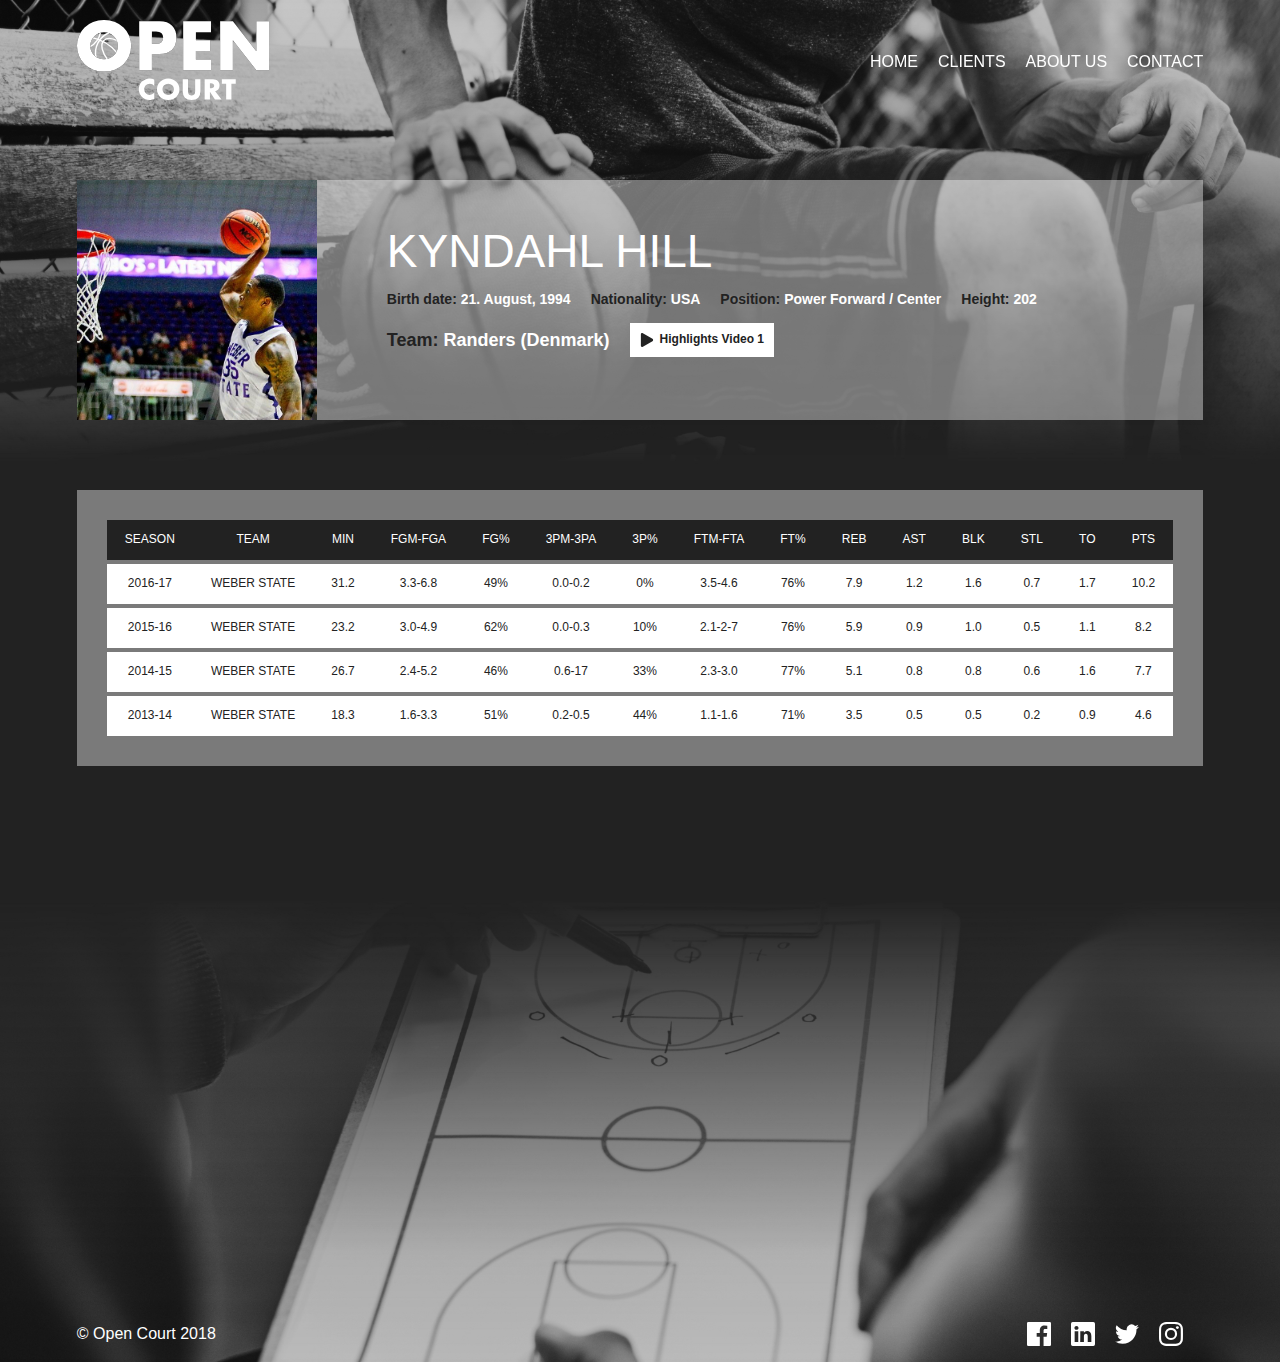
<file: pages/006-kyndahl-hill.html>
<!DOCTYPE html>

<html lang="en-US">
    <head>
        <meta charset="utf-8">
        <meta name="viewport" content="width=device-widht, initial-scale=1">
        <meta name="description" content="We are professional basketball agency!">

       <title>Open Court Basketball Agency</title>

       <link rel="stylesheet" href="../css/normalize.css">
       <link rel="stylesheet" href="../css/main.css">
       <link href="https://fonts.googleapis.com/css?family=Montserrat:100,100i,200,200i,300,300i,400,400i,500,500i,600,600i,700,700i,800,800i,900,900i" rel="stylesheet"> 
       <link rel="shortcut icon" href="../img/favicon.png">

       <script src="../js/jquery-3.3.1.js"></script>
       <script src="../js/main.js"></script>
       
    </head>

    <body id="home">
        <div class="navigation-wrapper">
        <nav class="navigation" id="navigation">
            <a href="../index.html"><img src="../img/logo.svg" alt="Open Court Logo"></a>
            <ul>
                <li><a href="../index.html#home">HOME</a></li>
                <!-- <li><a href="../index.html#services">SERVICES</a></li> -->
                <li><a href="../index.html#clients">CLIENTS</a></li>
                <li><a href="../index.html#about">ABOUT US</a></li>
                <li><a href="../index.html#contact">CONTACT</a></li>
            </ul>
        </nav>
        </div>

        <div class="container">
            <section class="header header-player">
                    <img src="../img/player-photos/006-kyndahl-hill.jpg" alt="Kyndahl Hill Photo">
                    <div>
                        <h2>Kyndahl Hill</h2>
                        <ul>
                            <li>Birth date: <span>21. August, 1994</span></li>
                            <li>Nationality: <span>USA</span><r/li>
                            <li>Position: <span>Power Forward / Center</span></li>
                            <li>Height: <span>202</span></li>
                        </ul>
                        <ul>
                            <li class="player-team">Team: <span>Randers (Denmark)</span></li>
                            <li target="_blank" class="video-link-button"><a href="https://www.youtube.com/watch?v=jWQUeji-iPI"><img src="../img/play-icon.svg"> Highlights Video 1</a></li>
                        </ul>
                    </div>
            </section>

            <section class="table">
                <!-- Table Header -->
                <div>Season</div>
                <div>Team</div>
                <div>Min</div>
                <div>Fgm-Fga</div>
                <div>Fg%</div>
                <div>3pm-3pa</div>
                <div>3p%</div>
                <div>Ftm-Fta</div>
                <div>Ft%</div>
                <div>Reb</div>
                <div>Ast</div>
                <div>Blk</div>
                <div>Stl</div>
                <div>To</div>
                <div>Pts</div>

                <!-- Table Row One -->
                <div>2016-17</div>
                <div>Weber State</div>
                <div>31.2</div>
                <div>3.3-6.8</div>
                <div>49%</div>
                <div>0.0-0.2</div>
                <div>0%</div>
                <div>3.5-4.6</div>
                <div>76%</div>
                <div>7.9</div>
                <div>1.2</div>
                <div>1.6</div>
                <div>0.7</div>
                <div>1.7</div>
                <div>10.2</div>

                <!-- Table Row Two -->
                <div>2015-16</div>
                <div>Weber State</div>
                <div>23.2</div>
                <div>3.0-4.9</div>
                <div>62%</div>
                <div>0.0-0.3</div>
                <div>10%</div>
                <div>2.1-2-7</div>
                <div>76%</div>
                <div>5.9</div>
                <div>0.9</div>
                <div>1.0</div>
                <div>0.5</div>
                <div>1.1</div>
                <div>8.2</div>

                <!-- Table Row Three -->
                <div>2014-15</div>
                <div>Weber State</div>
                <div>26.7</div>
                <div>2.4-5.2</div>
                <div>46%</div>
                <div>0.6-17</div>
                <div>33%</div>
                <div>2.3-3.0</div>
                <div>77%</div>
                <div>5.1</div>
                <div>0.8</div>
                <div>0.8</div>
                <div>0.6</div>
                <div>1.6</div>
                <div>7.7</div>

                <!-- Table Row Four -->
                <div>2013-14</div>
                <div>Weber State</div>
                <div>18.3</div>
                <div>1.6-3.3</div>
                <div>51%</div>
                <div>0.2-0.5</div>
                <div>44%</div>
                <div>1.1-1.6</div>
                <div>71%</div>
                <div>3.5</div>
                <div>0.5</div>
                <div>0.5</div>
                <div>0.2</div>
                <div>0.9</div>
                <div>4.6</div>
            </section>
        </div>

        <footer>
            <p>&copy; Open Court 2018</p>
            <ul>
                <li><a target="_blank" href="https://www.facebook.com/nikola.krstic.3958"><img src="../img/social-icons/facebook-icon.svg" alt=""></a></li>
                <li><a target="_blank" href="https://www.linkedin.com"><img src="../img/social-icons/linkedin-icon.svg" alt=""></a></li>
                <li><a target="_blank" href="https://twitter.com/"><img src="../img/social-icons/twitter-icon.svg" alt=""></a></li>
                <li><a target="_blank" href="https://www.instagram.com/"><img src="../img/social-icons/instagram-icon.svg" alt=""></a></li>
            </ul>
        </footer>
        
    </body>

</html>
</file>
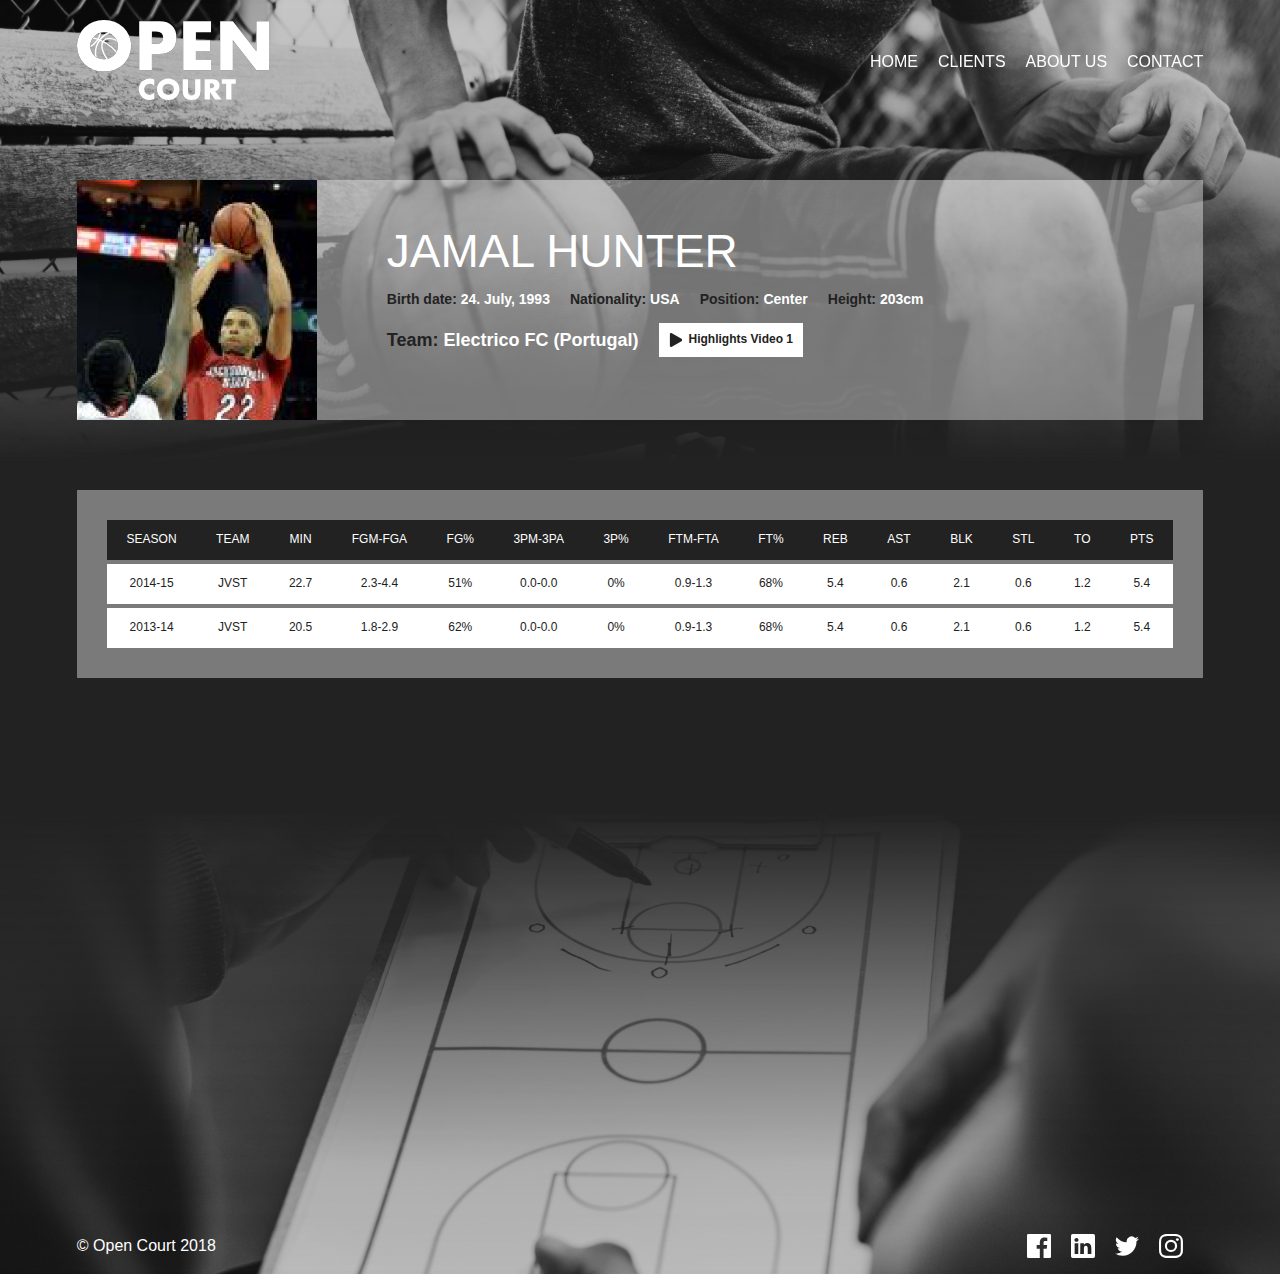
<file: pages/007-jamal-hunter.html>
<!DOCTYPE html>

<html lang="en-US">
    <head>
        <meta charset="utf-8">
        <meta name="viewport" content="width=device-widht, initial-scale=1">
        <meta name="description" content="We are professional basketball agency!">

       <title>Open Court Basketball Agency</title>

       <link rel="stylesheet" href="../css/normalize.css">
       <link rel="stylesheet" href="../css/main.css">
       <link href="https://fonts.googleapis.com/css?family=Montserrat:100,100i,200,200i,300,300i,400,400i,500,500i,600,600i,700,700i,800,800i,900,900i" rel="stylesheet"> 
       <link rel="shortcut icon" href="../img/favicon.png">

       <script src="../js/jquery-3.3.1.js"></script>
       <script src="../js/main.js"></script>
      
    </head>

    <body id="home">
        <div class="navigation-wrapper">
        <nav class="navigation" id="navigation">
            <a href="../index.html"><img src="../img/logo.svg" alt="Open Court Logo"></a>
            <ul>
                <li><a href="../index.html#home">HOME</a></li>
                <!-- <li><a href="../index.html#services">SERVICES</a></li> -->
                <li><a href="../index.html#clients">CLIENTS</a></li>
                <li><a href="../index.html#about">ABOUT US</a></li>
                <li><a href="../index.html#contact">CONTACT</a></li>
            </ul>
        </nav>
        </div>

        <div class="container">
            <section class="header header-player">
                    <img src="../img/player-photos/007-jamal-hunter.jpg" alt="Jamal Hunter Photo">
                    <div>
                        <h2>Jamal Hunter</h2>
                        <ul>
                            <li>Birth date: <span>24. July, 1993</span></li>
                            <li>Nationality: <span>USA</span><r/li>
                            <li>Position: <span>Center</span></li>
                            <li>Height: <span>203cm</span></li>
                        </ul>
                        <ul>
                            <li class="player-team">Team: <span>Electrico FC (Portugal)</span></li>
                            <li class="video-link-button"><a target="_blank" href="https://www.youtube.com/watch?v=ZazA2StgkH8"><img src="../img/play-icon.svg"> Highlights Video 1</a></li>
                        </ul>
                    </div>
            </section>

            <section class="table">
                <!-- Table Header -->
                <div>Season</div>
                <div>Team</div>
                <div>Min</div>
                <div>Fgm-Fga</div>
                <div>Fg%</div>
                <div>3pm-3pa</div>
                <div>3p%</div>
                <div>Ftm-Fta</div>
                <div>Ft%</div>
                <div>Reb</div>
                <div>Ast</div>
                <div>Blk</div>
                <div>Stl</div>
                <div>To</div>
                <div>Pts</div>

                <!-- Table Row One -->
                <div>2014-15</div>
                <div>JVST</div>
                <div>22.7</div>
                <div>2.3-4.4</div>
                <div>51%</div>
                <div>0.0-0.0</div>
                <div>0%</div>
                <div>0.9-1.3</div>
                <div>68%</div>
                <div>5.4</div>
                <div>0.6</div>
                <div>2.1</div>
                <div>0.6</div>
                <div>1.2</div>
                <div>5.4</div>

                <!-- Table Row Two -->
                <div>2013-14</div>
                <div>JVST</div>
                <div>20.5</div>
                <div>1.8-2.9</div>
                <div>62%</div>
                <div>0.0-0.0</div>
                <div>0%</div>
                <div>0.9-1.3</div>
                <div>68%</div>
                <div>5.4</div>
                <div>0.6</div>
                <div>2.1</div>
                <div>0.6</div>
                <div>1.2</div>
                <div>5.4</div>
            </section>
        </div>

        <footer>
            <p>&copy; Open Court 2018</p>
            <ul>
                <li><a target="_blank" href="https://www.facebook.com/nikola.krstic.3958"><img src="../img/social-icons/facebook-icon.svg" alt=""></a></li>
                <li><a target="_blank" href="https://www.linkedin.com"><img src="../img/social-icons/linkedin-icon.svg" alt=""></a></li>
                <li><a target="_blank" href="https://twitter.com/"><img src="../img/social-icons/twitter-icon.svg" alt=""></a></li>
                <li><a target="_blank" href="https://www.instagram.com/"><img src="../img/social-icons/instagram-icon.svg" alt=""></a></li>
            </ul>
        </footer>     
        
    </body>

</html>
</file>
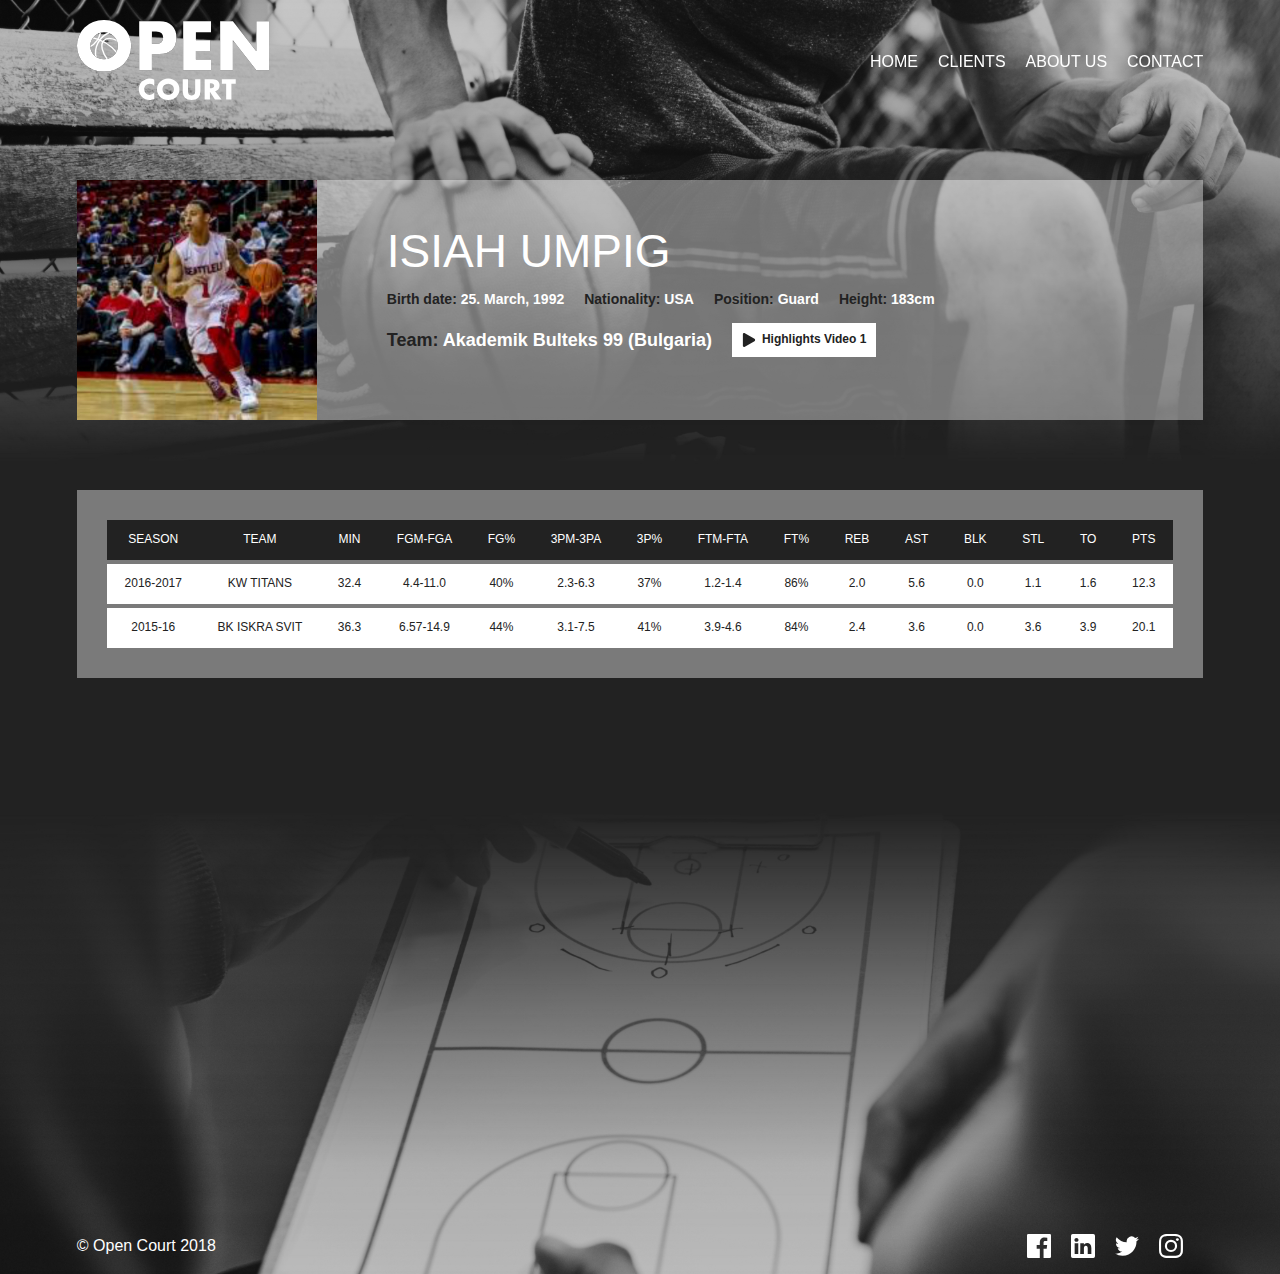
<file: pages/008-isiah-umpig.html>
<!DOCTYPE html>

<html lang="en-US">
    <head>
        <meta charset="utf-8">
        <meta name="viewport" content="width=device-widht, initial-scale=1">
        <meta name="description" content="We are professional basketball agency!">

       <title>Open Court Basketball Agency</title>

       <link rel="stylesheet" href="../css/normalize.css">
       <link rel="stylesheet" href="../css/main.css">
       <link href="https://fonts.googleapis.com/css?family=Montserrat:100,100i,200,200i,300,300i,400,400i,500,500i,600,600i,700,700i,800,800i,900,900i" rel="stylesheet"> 
       <link rel="shortcut icon" href="../img/favicon.png">

       <script src="../js/jquery-3.3.1.js"></script>
       <script src="../js/main.js"></script>
       
    </head>

    <body id="home">
        <div class="navigation-wrapper">
        <nav class="navigation" id="navigation">
            <a href="../index.html"><img src="../img/logo.svg" alt="Open Court Logo"></a>
            <ul>
                <li><a href="../index.html#home">HOME</a></li>
                <!-- <li><a href="../index.html#services">SERVICES</a></li> -->
                <li><a href="../index.html#clients">CLIENTS</a></li>
                <li><a href="../index.html#about">ABOUT US</a></li>
                <li><a href="../index.html#contact">CONTACT</a></li>
            </ul>
        </nav>
        </div>

        <div class="container">
            <section class="header header-player">
                    <img src="../img/player-photos/008-isiah-umipig.jpg" alt="Isiah Umpig Photo">
                    <div>
                        <h2>Isiah Umpig</h2>
                        <ul>
                            <li>Birth date: <span>25. March, 1992</span></li>
                            <li>Nationality: <span>USA</span><r/li>
                            <li>Position: <span>Guard</span></li>
                            <li>Height: <span>183cm</span></li>
                        </ul>
                        <ul>
                            <li class="player-team">Team: <span>Akademik Bulteks 99 (Bulgaria)</span></li>
                            <li class="video-link-button"><a target="_blank" href="https://vimeo.com/200696935"><img src="../img/play-icon.svg"> Highlights Video 1</a></li>
                        </ul>
                    </div>
            </section>

            <section class="table">
                <!-- Table Header -->
                <div>Season</div>
                <div>Team</div>
                <div>Min</div>
                <div>Fgm-Fga</div>
                <div>Fg%</div>
                <div>3pm-3pa</div>
                <div>3p%</div>
                <div>Ftm-Fta</div>
                <div>Ft%</div>
                <div>Reb</div>
                <div>Ast</div>
                <div>Blk</div>
                <div>Stl</div>
                <div>To</div>
                <div>Pts</div>

                <!-- Table Row One -->
                <div>2016-2017</div>
                <div>KW Titans</div>
                <div>32.4</div>
                <div>4.4-11.0</div>
                <div>40%</div>
                <div>2.3-6.3</div>
                <div>37%</div>
                <div>1.2-1.4</div>
                <div>86%</div>
                <div>2.0</div>
                <div>5.6</div>
                <div>0.0</div>
                <div>1.1</div>
                <div>1.6</div>
                <div>12.3</div>

                <!-- Table Row Two -->
                <div>2015-16</div>
                <div>BK Iskra Svit</div>
                <div>36.3</div>
                <div>6.57-14.9</div>
                <div>44%</div>
                <div>3.1-7.5</div>
                <div>41%</div>
                <div>3.9-4.6</div>
                <div>84%</div>
                <div>2.4</div>
                <div>3.6</div>
                <div>0.0</div>
                <div>3.6</div>
                <div>3.9</div>
                <div>20.1</div>
            </section>
        </div>

        <footer>
            <p>&copy; Open Court 2018</p>
            <ul>
                <li><a target="_blank" href="https://www.facebook.com/nikola.krstic.3958"><img src="../img/social-icons/facebook-icon.svg" alt=""></a></li>
                <li><a target="_blank" href="https://www.linkedin.com"><img src="../img/social-icons/linkedin-icon.svg" alt=""></a></li>
                <li><a target="_blank" href="https://twitter.com/"><img src="../img/social-icons/twitter-icon.svg" alt=""></a></li>
                <li><a target="_blank" href="https://www.instagram.com/"><img src="../img/social-icons/instagram-icon.svg" alt=""></a></li>
            </ul>
        </footer>
        
    </body>

</html>
</file>
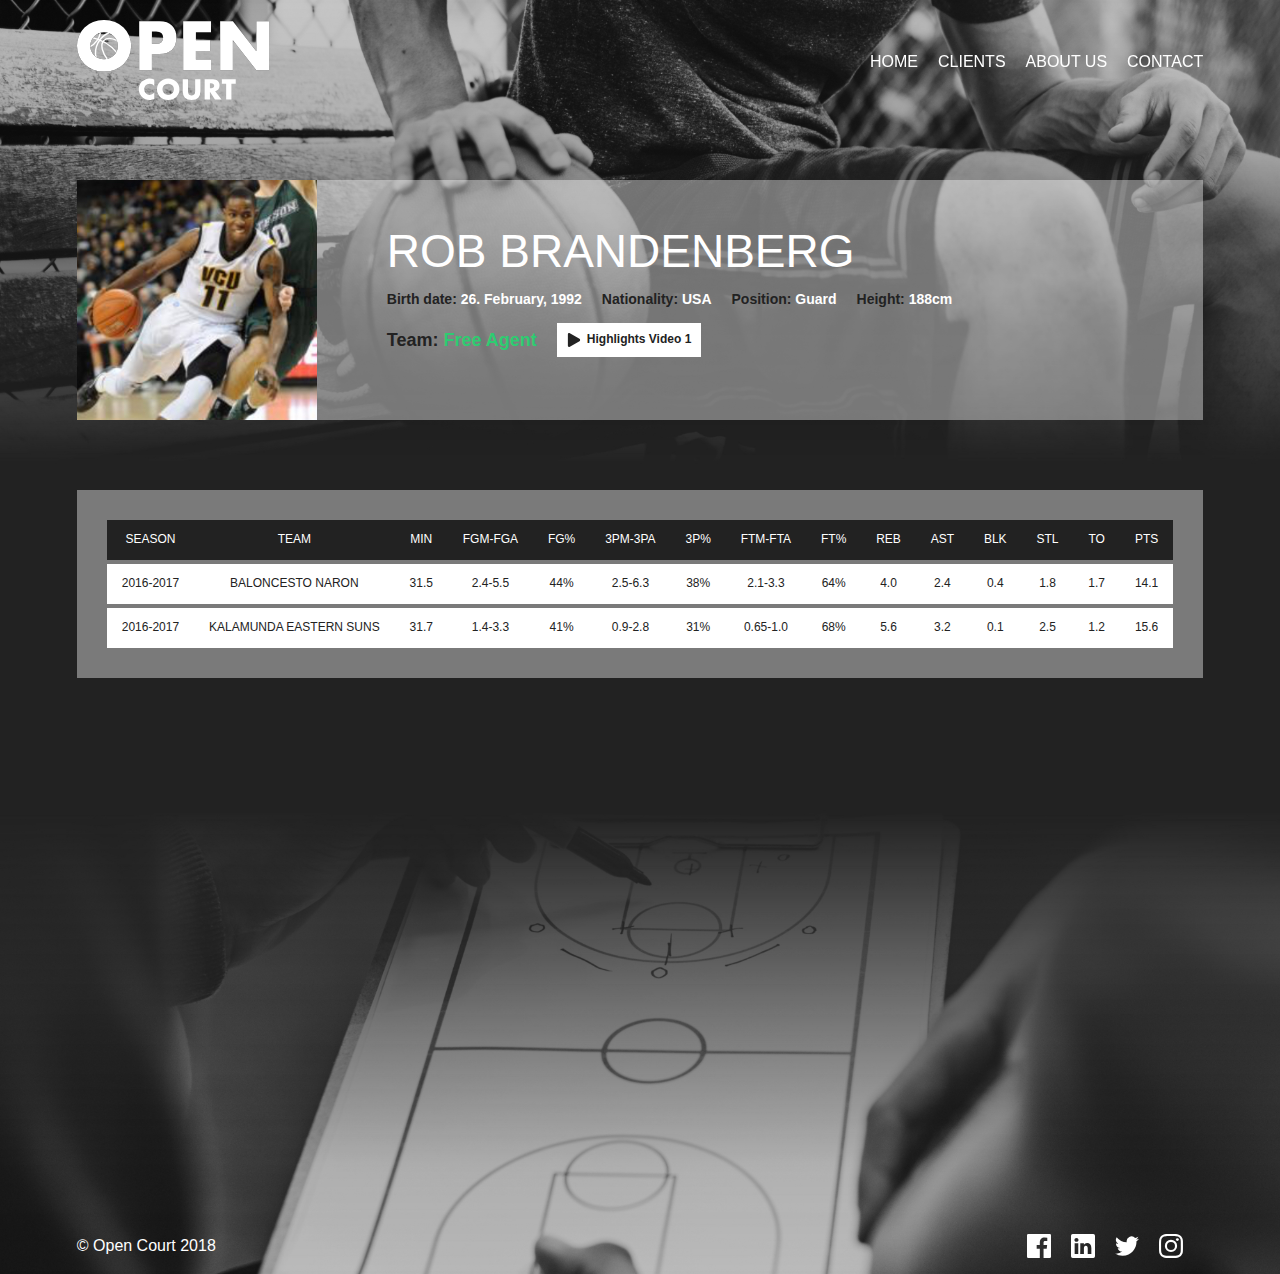
<file: pages/009-rob-brandenberg.html>
<!DOCTYPE html>

<html lang="en-US">
    <head>
        <meta charset="utf-8">
        <meta name="viewport" content="width=device-widht, initial-scale=1">
        <meta name="description" content="We are professional basketball agency!">

       <title>Open Court Basketball Agency</title>

       <link rel="stylesheet" href="../css/normalize.css">
       <link rel="stylesheet" href="../css/main.css">
       <link href="https://fonts.googleapis.com/css?family=Montserrat:100,100i,200,200i,300,300i,400,400i,500,500i,600,600i,700,700i,800,800i,900,900i" rel="stylesheet"> 
       <link rel="shortcut icon" href="../img/favicon.png">

       <script src="../js/jquery-3.3.1.js"></script>
       <script src="../js/main.js"></script>
       
    </head>

    <body id="home">
        <div class="navigation-wrapper">
        <nav class="navigation" id="navigation">
            <a href="../index.html"><img src="../img/logo.svg" alt="Open Court Logo"></a>
            <ul>
                <li><a href="../index.html#home">HOME</a></li>
                <!-- <li><a href="../index.html#services">SERVICES</a></li> -->
                <li><a href="../index.html#clients">CLIENTS</a></li>
                <li><a href="../index.html#about">ABOUT US</a></li>
                <li><a href="../index.html#contact">CONTACT</a></li>
            </ul>
        </nav>
        </div>

        <div class="container">
            <section class="header header-player">
                    <img src="../img/player-photos/009-rob-brandenberg.jpg" alt="Rob Brandenberg Photo">
                    <div>
                        <h2>Rob Brandenberg</h2>
                        <ul>
                            <li>Birth date: <span>26. February, 1992</span></li>
                            <li>Nationality: <span>USA</span><r/li>
                            <li>Position: <span>Guard</span></li>
                            <li>Height: <span>188cm</span></li>
                        </ul>
                        <ul>
                            <li class="player-team">Team: <span class="free-agent">Free Agent</span></li>
                            <li class="video-link-button"><a target="_blank" href="https://www.youtube.com/watch?v=taCR7FeUxnw"><img src="../img/play-icon.svg"> Highlights Video 1</a></li>
                        </ul>
                    </div>
            </section>

            <section class="table">
                <!-- Table Header -->
                <div>Season</div>
                <div>Team</div>
                <div>Min</div>
                <div>Fgm-Fga</div>
                <div>Fg%</div>
                <div>3pm-3pa</div>
                <div>3p%</div>
                <div>Ftm-Fta</div>
                <div>Ft%</div>
                <div>Reb</div>
                <div>Ast</div>
                <div>Blk</div>
                <div>Stl</div>
                <div>To</div>
                <div>Pts</div>

                <!-- Table Row One -->
                <div>2016-2017</div>
                <div>Baloncesto Naron</div>
                <div>31.5</div>
                <div>2.4-5.5</div>
                <div>44%</div>
                <div>2.5-6.3</div>
                <div>38%</div>
                <div>2.1-3.3</div>
                <div>64%</div>
                <div>4.0</div>
                <div>2.4</div>
                <div>0.4</div>
                <div>1.8</div>
                <div>1.7</div>
                <div>14.1</div>

                <!-- Table Row Two -->
                <div>2016-2017</div>
                <div>Kalamunda Eastern Suns</div>
                <div>31.7</div>
                <div>1.4-3.3</div>
                <div>41%</div>
                <div>0.9-2.8</div>
                <div>31%</div>
                <div>0.65-1.0</div>
                <div>68%</div>
                <div>5.6</div>
                <div>3.2</div>
                <div>0.1</div>
                <div>2.5</div>
                <div>1.2</div>
                <div>15.6</div>
            </section>
        </div>

        <footer>
            <p>&copy; Open Court 2018</p>
            <ul>
                <li><a target="_blank" href="https://www.facebook.com/nikola.krstic.3958"><img src="../img/social-icons/facebook-icon.svg" alt=""></a></li>
                <li><a target="_blank" href="https://www.linkedin.com"><img src="../img/social-icons/linkedin-icon.svg" alt=""></a></li>
                <li><a target="_blank" href="https://twitter.com/"><img src="../img/social-icons/twitter-icon.svg" alt=""></a></li>
                <li><a target="_blank" href="https://www.instagram.com/"><img src="../img/social-icons/instagram-icon.svg" alt=""></a></li>
            </ul>
        </footer>
        
    </body>

</html>
</file>
<file: css/main.css>
body {
    font-family: 'Monserrat', sans-serif;
    background-color: #222222;
    background-image: url(../img/background-top.jpg), url(../img/background-bottom.jpg);
    background-position: top, bottom;
    background-size: contain, contain;
    background-repeat: no-repeat, no-repeat;
    color: #222222;
}

::selection {
    background: #e67e22;
}

::-moz-selection {
    background: #e67e22;
}

a:link, a:active, a:hover, a:visited {
    color: #222222;
    text-decoration: none;
}

nav {
    padding: 20px 6% 20px 6%;
    display: flex;
    justify-content: space-between;
    align-items: center;
    position: fixed;
    top: 0;
    left: 0;
    right: 0;
    z-index: 100;
    max-height: 100px;
}

nav img {
    height: 80px;
}

nav ul {
    padding: 0;
    display: flex;
}

nav ul li {
    list-style-type: none;
    margin-left: 20px;
    font-weight: 500;
}

nav ul li a {
    padding-bottom: 6px;
    border-bottom: 3px solid rgba(0, 0, 0, 0);
    transition: border-bottom 0.8s ease-in-out;
}

nav ul li a:hover {
    padding-bottom: 6px;
    border-bottom: 3px solid #e67e22;
}
a.active {
    padding-bottom: 6px;
    border-bottom: 3px solid #e67e22;
} 

nav ul li a:link, nav ul li a:active, nav ul li a:hover, nav ul li a:visited {
    color: #FFFFFF;
}

.sections {
    padding: 0 6%;
    padding-top: 180px;
}

.container{
    padding: 0 6%;
    padding-top: 180px;
}

.services, .about {
    border-top: 140px solid rgba(255, 255, 255, 0.0);
    background-clip: padding-box;
}

.contact {
    background-color: #FFFFFF;
    margin-bottom: 140px;
    padding: 30px;
}

.contact a {
    display: inline-block;
    font-size: 34px;
    color: #FFFFFF;
    border-bottom: 6px solid #e67e22;
    font-weight: 600;
    margin: 0 auto;
    transition: all 1s ease-in;
}

.contact a:hover {
    color: #222222;
    transition: all 0.5s ease-in-out;
}

.contact {
    background-color: rgba(255, 255, 255, 0.4);
    margin-bottom: 140px;
}

.header {
    padding: 20px 0;
    height: auto;
    /* background-color: rgba(255, 255, 255, 0.4); */
}

.header iframe {
    min-width: 560px;
    min-height: 300px;
}

.header h1 {
    font-size: 60px;
    font-weight: 900;
    line-height: 48px;
    text-transform: uppercase;
    color: #FFFFFF;
}

#header-text-change {
    color: #e67e22;
    min-height: 120px;
    line-height: 60px;
}

.header h2 {
    color: #FFFFFF;
    /* margin: auto 80px; */
    font-size: 22px;
    font-weight: 300;
    line-height: 48px;
    text-align: right;
    padding-left: 30%;
}

.clients {
    display: grid;
    border-top: 140px solid rgba(255, 255, 255, 0.0);
    background-clip: padding-box;
    grid-template-columns: auto auto auto auto;
    grid-template-columns: 260px 260px 260px 260px;
    justify-content: space-between;
}

.clients img {
    max-width: 260px;
}

.clients a {
    color: #FFFFFF;
    background-color: #e67e22;
    transition: all 0.8s ease-out;
    margin-bottom: 30px;
}

.clients a:hover {
    color: #222222;
    transition: all 0.8s ease-out;
}

.clients div h2, .clients div p {
    padding-left: 20px;
    margin-top: 0;
}

.clients div h2 {
    margin-bottom: 0;
    padding-top: 20px;
}

.clients div p {
    margin-top: 10px;
}

.clients div a {
    position: relative;
    display: inline-block;    
}


.about div {
    padding: 30px;
    background-color:rgba(255, 255, 255, 0.4);
    margin-bottom: 140px;
}

.about div p {
    font-size: 20px;
    font-weight: 300;
    line-height: 28px;
    color: #FFFFFF;
}

footer {
    color: #FFFFFF;
    padding: 0 6%;
    font-weight: 500;
    display: flex;
    justify-content: space-between;
    align-items: center;
}

footer ul {
    padding: 0;
    display: flex;
}

footer ul li {
    list-style-type: none;
    height: 24px;
    width: 24px;
    margin-right: 20px;
}

footer ul li img {
    width: 100%;
    height: 100%;
    transition: border-bottom-color 0.8s ease-in-out;
}

footer ul li a img:hover {
    padding-bottom: 6px;
    border-bottom: 3px solid #e67e22;
}

.header-player {
    padding: 0;
    background-color: rgba(255, 255, 255, 0.4);
    display: flex;
}

.header-player h2 {
    text-align: left !important;
    padding-left: 0 !important;
}

.header-player img {
    max-width: 240px;
    max-height: 240px;
}

.header-player div {
    margin: auto 0;
    margin-left: 70px;
}

.header-player div h2 {
    margin: 0;
    font-size: 46px;
    text-transform: uppercase;
}

.header-player div ul {
    padding: 0;
    display: flex;
    align-items: center;
}

.header-player div ul li {
    list-style-type: none;
    margin-right: 20px;
    font-size: 14px;
    font-weight: 600;
}

.header-player div ul li span {
    color: #FFFFFF;
}

.header-player div ul .player-team {
    font-size: 18px;
}

.header-player div ul li span.free-agent{
    color: #2ecc71;
}

.video-link-button {
    background-color: #FFFFFF;
    align-content: center;
    align-items: center;
    transition: all 0.8s ease-in-out;
}

.video-link-button:hover {
    background-color: #e67e22;
}

.video-link-button a {
    align-items: center;
    display: flex;
    padding: 10px;
    font-size: 12px;
}

.video-link-button img {
    height: 14px;
    width: 14px;
    padding-right: 6px;
}

.table {
    margin-top: 70px;
    margin-bottom: 140px;
    background-color: rgba(255, 255, 255, 0.4);
    padding: 30px;
    display: grid;
    grid-template-columns: repeat(15, auto);
    grid-row-gap: 4px;
    border-bottom: 400px solid rgba(255, 255, 255, 0.0);
    background-clip: padding-box;
}

.table div {
    display: grid;
    background-color: #FFFFFF;
    min-height: 40px;
    text-align: center;
    align-content: center;
    text-transform: uppercase;
    font-size: 12px;
}

.table div:nth-of-type(-n+15) {
    background-color: #222222;
    color: #FFFFFF;
}

.about h1, .contact h1 {
    text-transform: uppercase;
}

@media screen and (max-width: 1200px) {

    .sections {
        padding-top: 20px !important;
    }

    .container {
        padding-top: 20px !important;
    }

    .header {
        flex-flow: column;
    }

    iframe {
        width: 100%;
        min-width: 100% !important;
        order: 2;
    }
    
    .header h1 {
        padding-top: 15px !important;
        line-height: 20px;
        margin: 0 !important;
        
    }

    .header h2 {
        font-size: 14px; 
        line-height: 24px;
        padding-left: 30%;
    }
    
    #header-text-change {
        color: #e67e22;
        min-height: 100px;
        line-height: 30px;
    }    

    .services {
        flex-flow: column;
    }

    .services div {
        margin-right: 0;
        padding: 10px;
        margin-bottom: 20px;
    }

    .clients {
        grid-template-columns: 1fr;
    }

    .clients div a {
        display: flex;
    }

    .navigation {
        padding: 20px
    }

    .navigation {
        flex-flow: column;
        margin: 0;
        font-size: 12px;
    }

    .about h1, .contact h1 {
        font-size: 22px !important;
    }

    .about p {
        font-size: 14px !important;
    }

    nav {
        /* padding: 20px 6% 20px 6%; */
        display: flex;
        align-items: center;
        justify-content: space-between;
        position: relative;
        top: 0;
        left: 0;
        z-index: 100;
        max-height: 100px;
    }
    
    nav ul li {
        margin-left: 0;
        padding-right: 10px;
        padding-top: 20px;
        font-size: 16px;
    }

    nav img {
        display: block;
        margin: 0 auto;
    }

    .sections {
        padding: 0 6%;
        padding-top: 70px;
    }

    .container {
        padding: 0 6%;
        padding-top: 70px;
    }

    .header h1 {
        margin: 10px;
        padding-top: 0;
        font-size: 28px;
    }

    .services, .about, .contact {
        padding-top: 30px !important;
    }

    .clients {
        border-top: 70px solid rgba(255, 255, 255, 0.0);
    }

    .clients img {
        max-height: 90px;
        max-width: 90px;
    }

    .clients h2 {
        padding-top: 20px;
        font-size: 18px;
    }
    .clients p { 
        font-size: 14px;
    }

    footer ul li {
        height: 20px;
        width: 20px;
    }

    .header-player {
        margin-top: 20px;
    }

    .header-player div {
        margin-left: 0;
    }

    .header-player img {
        margin: 0 auto;
    }

    .header-player div h2 {
        font-size: 28px;
        padding-top: 20px;
    }

    .header-player div {
        margin: 0 auto;
    }

    .header-player div ul {
        flex-flow: column;
        align-items: flex-start;
    }

    .header-player div ul li{
        font-size: 14px;
        font-weight: normal;
        padding-bottom: 10px;
    }

    .header-player div ul .player-team {
        font-size: 14px;
        font-weight: 600;
        margin-bottom: 20px;
    }

    .header-player div ul:nth-child(3) li {
        padding: 0px;
        
    }

    .video-link-button {
        min-width: 150px;
        padding: 0;
        margin-bottom: 10px;
        align-content: flex-start;
        align-items: flex-start;
    }

    .video-link-button a {
        padding: 6px;
        align-content: flex-start;
        align-items: flex-start;
        font-size: 14px;
    }

    .video-link-button img {
        padding-right: 10px;
        margin: 0;
    }

    .table {
        padding: 0;
        overflow-y: scroll;
        background-color: #222222;

    }

    .table div  {
        font-size: 12px;
        padding: 6px;
    }

    .table div:nth-of-type(-n+15) {
        background-color: rgba(255, 255, 255, 0.4);
    }

    .contact a {
        border-bottom: 2px solid #e67e22;
        font-size: 16px;
        font-weight: 300;
        text-transform: uppercase;
    }

    .about {
        border-top: 0px solid rgba(255, 255, 255, 0.0);
        background-clip: padding-box;
        margin-bottom: 60px !important;
    }

    .about div {
        margin: 0;
    }
}

@media screen and (max-width: 680px) {
    iframe {
        width: 100%;
    }
}

.display-none {
    display: none;
}
</file>
